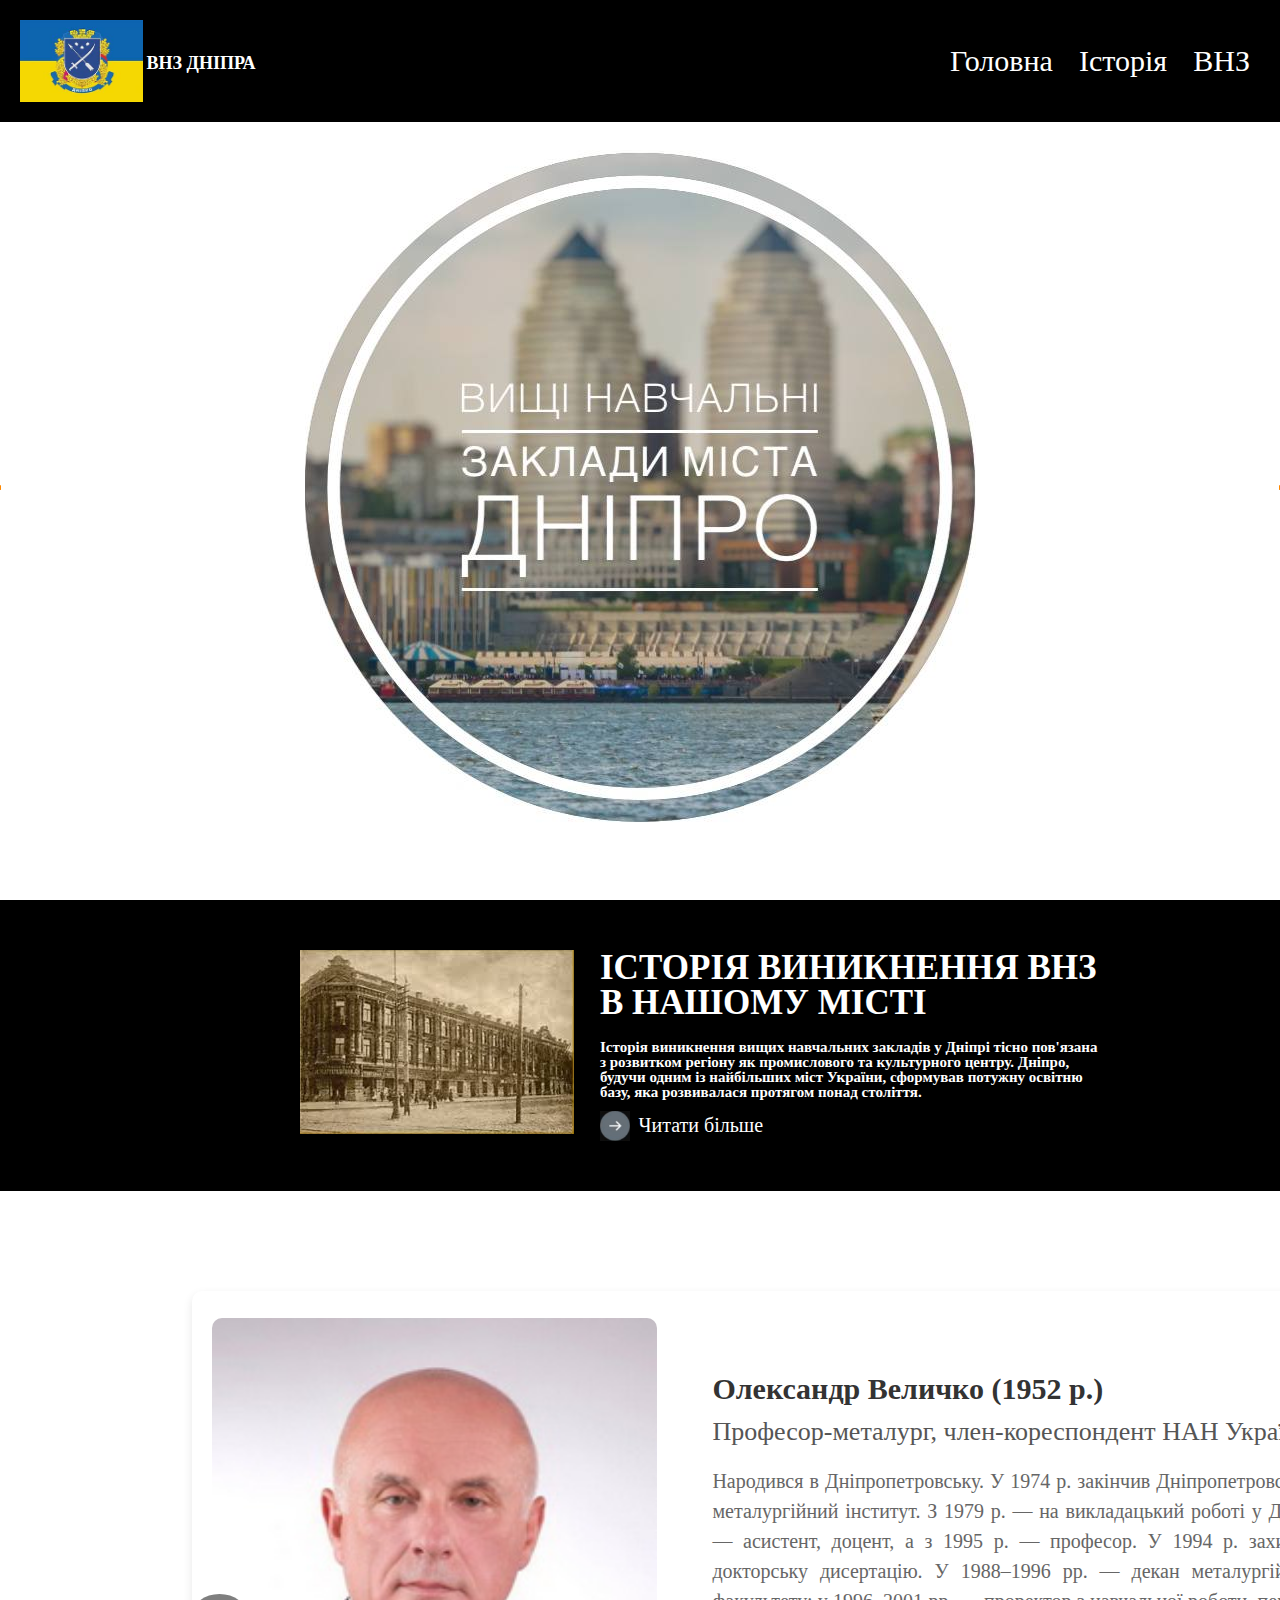
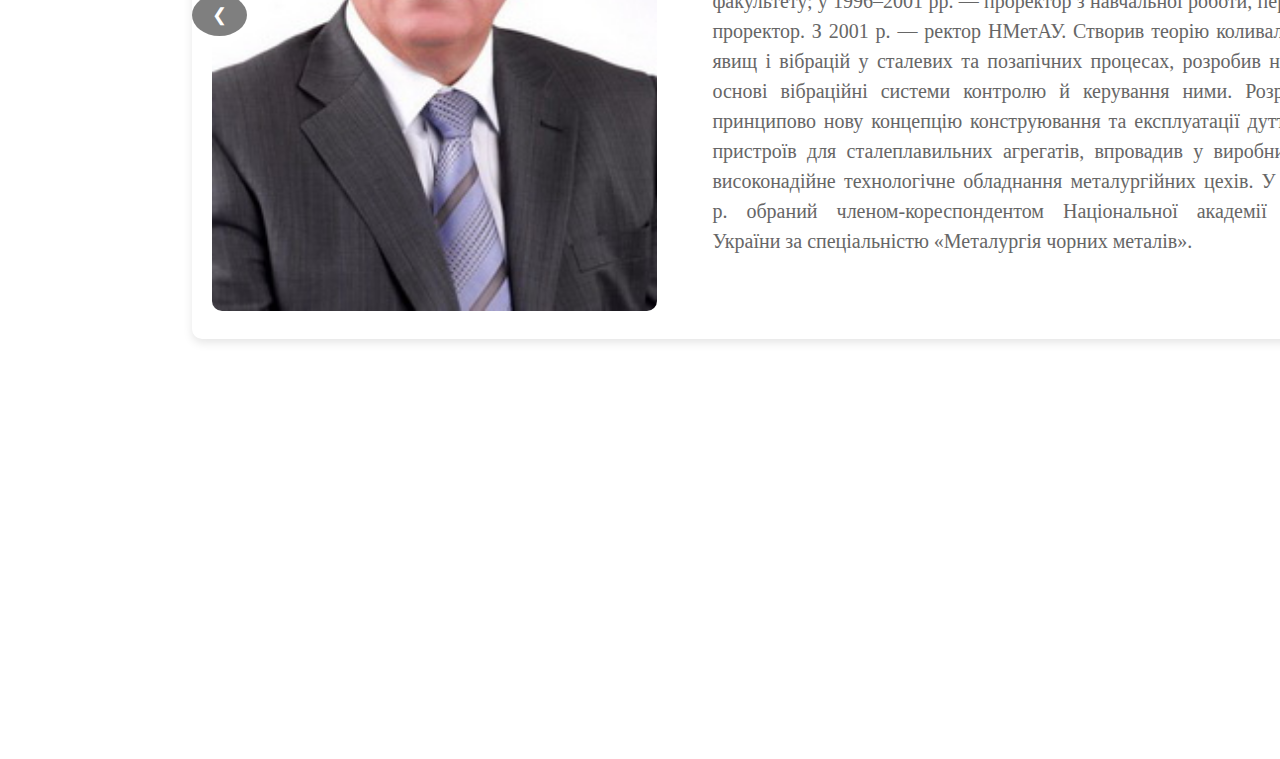
<file: index.html>
<!DOCTYPE html>
<html lang="en">
<head>
    <meta charset="UTF-8">
    <meta name="viewport" content="width=device-width, initial-scale=1.0">
    
    <link rel="stylesheet" href="style.css">
    <title>ВНЗ ДНІПРА</title>
</head>
<body>
    <header class="head1">
        
        
            <div class="zagolovok_body">

            
                <a href="index.html" class="obnov">
                    <img src="Multimedia/Gerb.jpg" alt="" class="zagimg1">
                <h2 class="zagmin">ВНЗ ДНІПРА</h2>
                </a>
            
                <div class="head_lev">
                    <div class="header__menu menu">
                        <div class="menu__burger">
                            <span></span>
                            <span></span>
                            <span></span>
                        </div>
                        <nav class="menu__body">
                            
                            <ul class="menu__list">
                                <li class="menu__item"><a class="menu__link" href="">Головна</a></li>
                                <li class="menu__item"><a class="menu__link" href="history.html">Історія</a></li>
                                <li class="menu__item"><a class="menu__link" href="vnz.html">ВНЗ</a></li>
                            </ul>
                        </nav>
                    </div>
                    
                    
                    
                    
                    
                </div>
            </div>

        
        
            <div class="head2">
                <div class="line_animl"></div>
                <img class="head2_img" src="Multimedia/fon1.png" alt="">
                <div class="line_animr"></div>
            </div>
            
        
       
        
        
        
    </header>

    <div class="body1">
        <div class="body1_vnutr">
            <img class="zagimg2" src="Multimedia/fon2.jpg" alt="">

            <div class="zag2glav">
                <div class="zag2">
                    ІСТОРІЯ ВИНИКНЕННЯ ВНЗ В НАШОМУ МІСТІ
                </div>
                <div class="p1">
                    Історія виникнення вищих навчальних закладів у Дніпрі тісно пов'язана з розвитком регіону як промислового та культурного центру. Дніпро, будучи одним із найбільших міст України, сформував потужну освітню базу, яка розвивалася протягом понад століття.
                </div>
                <div>
                    <a class="perehod_history" href="history.html">
                        <img class="arrowr" src="Multimedia/arrowright.jpg" alt="">
                        <div class="butist">Читати більше</div>
                    </a>
                    
                </div>
                
            </div>
                
            
            
        </div>
        
    </div>
    



    <div class="slider">
        <div class="slides">
            <div class="slide">
                <img class="ucheni" src="Multimedia/velichko.jpg" alt="Олександр Величко">
                <div class="slide-content">
                    <h2>Олександр Величко (1952 р.)</h2>
                    <h3>Професор-металург, член-кореспондент НАН України</h3>
                    <div class="info">Народився в Дніпропетровську. У 1974 р. закінчив Дніпропетровський металургійний інститут. З 1979 р. — на викладацький роботі у ДМетІ — асистент, доцент, а з 1995 р. — професор. У 1994 р. захистив докторську дисертацію. У 1988–1996 рр. — декан металургійного факультету; у 1996–2001 рр. — проректор з навчальної роботи, перший проректор. З 2001 р. — ректор НМетАУ. Створив теорію коливальних явищ і вібрацій у сталевих та позапічних процесах, розробив на цій основі вібраційні системи контролю й керування ними. Розробив принципово нову концепцію конструювання та експлуатації дуттєвих пристроїв для сталеплавильних агрегатів, впровадив у виробництво високонадійне технологічне обладнання металургійних цехів. У 2009 р. обраний членом-кореспондентом Національної академії наук України за спеціальністю «Металургія чорних металів».</div>
                </div>
            </div>
            <div class="slide">
                <img src="Multimedia/unnamed-1.jpg" alt="Олександр Бродський">
                <div class="slide-content">
                    <h2>Олександр Бродський (1895 – 1967)</h2>
                    <h3>Фізико-хімік, автор багатьох підручників, лауреат державних премій</h3>
                    <div class="info">Народився 19 червня 1895 року в Катеринославі. Після закінчення реального училища в 1913 році 18-річний вступив до Катеринославського гірничого інституту на металургійний факультет. Працюючий у той час в цьому інституті професор, а потім академік Л. В. Писаржевський зумів розпізнати в здатному молодому студентові талант хіміка і залучив його до наукової роботи на своїй кафедрі. О. І. Бродський є автором підручника для вищої школи «Фізична хімія». Завдяки його науковим працям було започатковано широке застосування різноманітних ізотопів у народному господарстві, науці, техніці. В подальшому досягнення з хімії ізотопів були використані школою академіка О. І. Бродського при вивченні фундаментальних праць хімічної науки — побудови теорії реакційної здатності, і, зокрема, вивчення механізмів хімічних реакцій. Розробив загальну теорію відокремлення ізотопів і методи їх аналізу; широко досліджував обмінні реакції водню, кисню, азоту.</div>
                </div>
            </div>
            <div class="slide">
                <img src="Multimedia/Алексєєнко_Михайло_Мартинович.jpg" alt="Михайло Алексеєнко">
                <div class="slide-content">
                    <h2>Михайло Алексеєнко (1847 – 1917)</h2>
                    <h3>Видатний фінансист, ректор ХНУ ім. Каразіна</h3>
                    <div class="info">Народився 17 жовтня 1848 року у Катеринославі. Він здобув освіту в Харківському університеті, де після захисту магістерської дисертації почав викладати фінансове право. Деякий час продовжував навчання за кордоном (Німеччина, Австрія, Франція), де вивчав фінанси, кредит, а також методику викладання в університетах. Повернувшись з-за кордону, захистив докторську дисертацію. З 1890 по 1897 рік був ректором Харківського університету. Потім працював при міністерстві фінансів, був членом Державної Думи. Михайло Алексєєнко був одним з провідних спеціалістів в сфері державних фінансів, цікавився також земельним питанням, досліджував та аналізував праці провідних економістів того часу. Основними напрямками наукових досліджень є правове регулювання фінансового обігу, кредитування.</div>
                </div>
            </div>
            <div class="slide">
                <img src="Multimedia/Дзяк_Георгій-1.jpg" alt="Григорій Дзяк">
                <div class="slide-content">
                    <h2>Григорій Дзяк (1945 – 2016)</h2>
                    <h3>Один із провідних фахівців у галузі ревматології та кардіології</h3>
                    <div class="info">Народився 20 березня 1945 року у Дніпропетровську. 1968 року закінчив Дніпропетровський медичний інститут та здобув спеціальність «лікувальна справа». 1970 року захистив кандидатську дисертацію, а 1980 року захистив докторську дисертацію. З 1979 року завідував кафедрою госпітальної терапії, з 1996 по 2016 рік — ректор Дніпропетровської державної медичної академії. Основні напрями наукової діяльності: внутрішні хвороби, кардіологія, ревматологія. Ним досліджено механізми адаптації хворих з ревматичними вадами серця, охарактеризовано типи порушень легеневого та серцевого кровообігу, запропоновано засоби профілактики і лікування хворих на ревматизм, вивчено особливості порушень серця при гіпертонічній та ішемічній хворобах серця. Автор понад 400 наукових праць, в тому числі 20 монографій, 2 підручника, 15 навчальних посібників з проблем ішемічної хвороби серця, артеріальної гіпертензії, пороків серця, ревматоїдного артриту. Автор 18 винаходів і 23 патентів. Підготував 19 докторів та 68 кандидатів медичних наук.</div>
                </div>
            </div>
            <div class="slide">
                <img src="Multimedia/unnamed-2.jpg" alt="Аркадій Єлішевич">
                <div class="slide-content">
                    <h2>Аркадій Єлішевич (1932 – 2002)</h2>
                    <h3>Професор технічних наук, автор понад 200 наукових робіт</h3>
                    <div class="info">Народився 17 липня 1932 року в Дніпропетровську. В роки Другої світової війни перебував у евакуації в м. Селюкта Киргизької РСР. У 1946  переїхав до Донецька, де у 1950 закінчив середню школу і в цьому ж році поступив до Донецького індустріального інституту. Згодом став професором у цьому інституті. Зробив внесок у модернізацію матеріальної бази кафедри, оснащення її новими установками і приладами, у розвиток прикладної ефективності навчального процесу при підготовці інженерів-збагачувачів. Основний науковий напрям — теорія і практика збагачення дрібнозернистого вугілля і брикетування корисних копалин. Заклав основи нового наукового напряму із масляної селекції вугілля. Стояв біля витоків і фактично очолив наукову школу «Спеціальні методи збагачення, зневоднення і грудкування тонко- і дрібнодисперсного вугілля». Опублікував понад 200 наукових робіт, зокрема 2 навчальні посібники, 50 винаходів.</div>
                </div>
            </div>
        </div>
    
        <div class="navigation">
            <button id="prev">&#10094;</button>
            <button id="next">&#10095;</button>
        </div>
    </div>


    <br><br><br><br><br><br><br><br><br><br><br><br><br><br><br><br><br><br><br><br><br><br><br><br><br><br><br><br><br><br>

    

        

    <script src="script.js"></script>
</body>
</html>
</file>
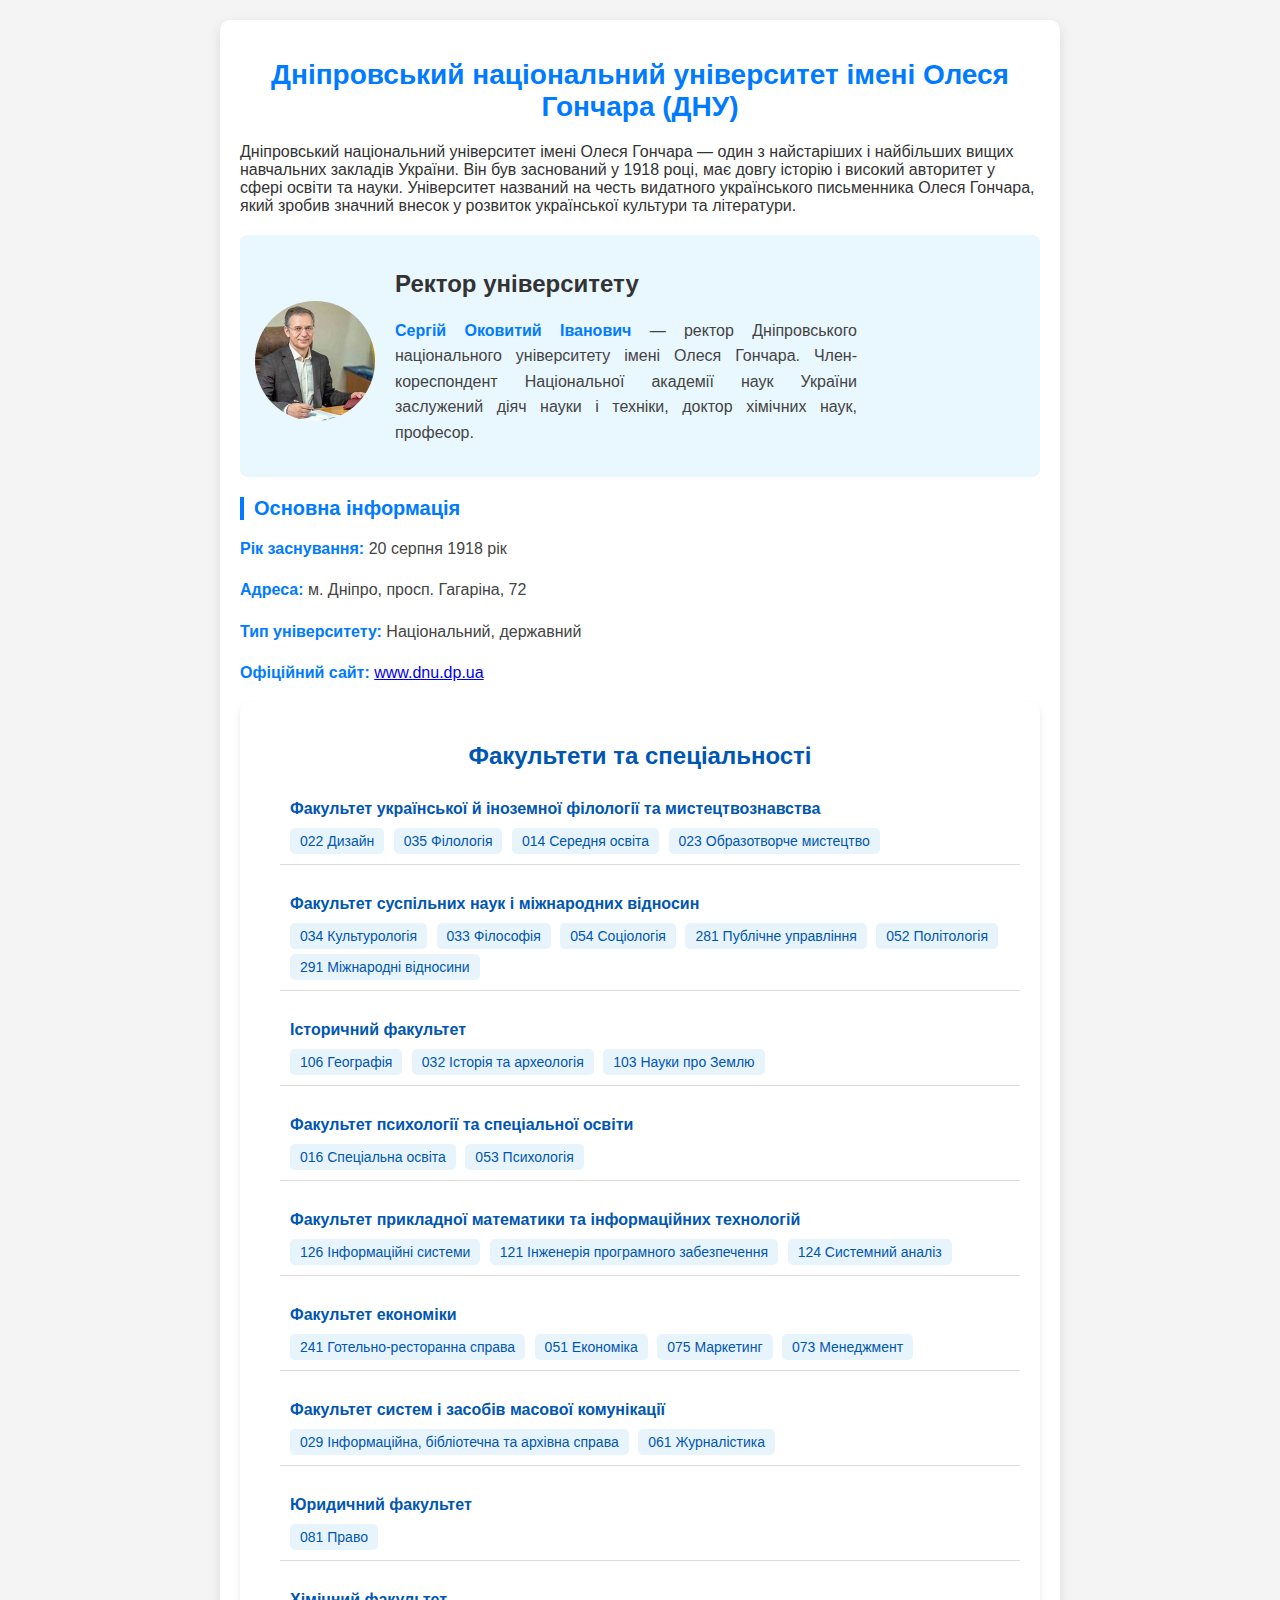
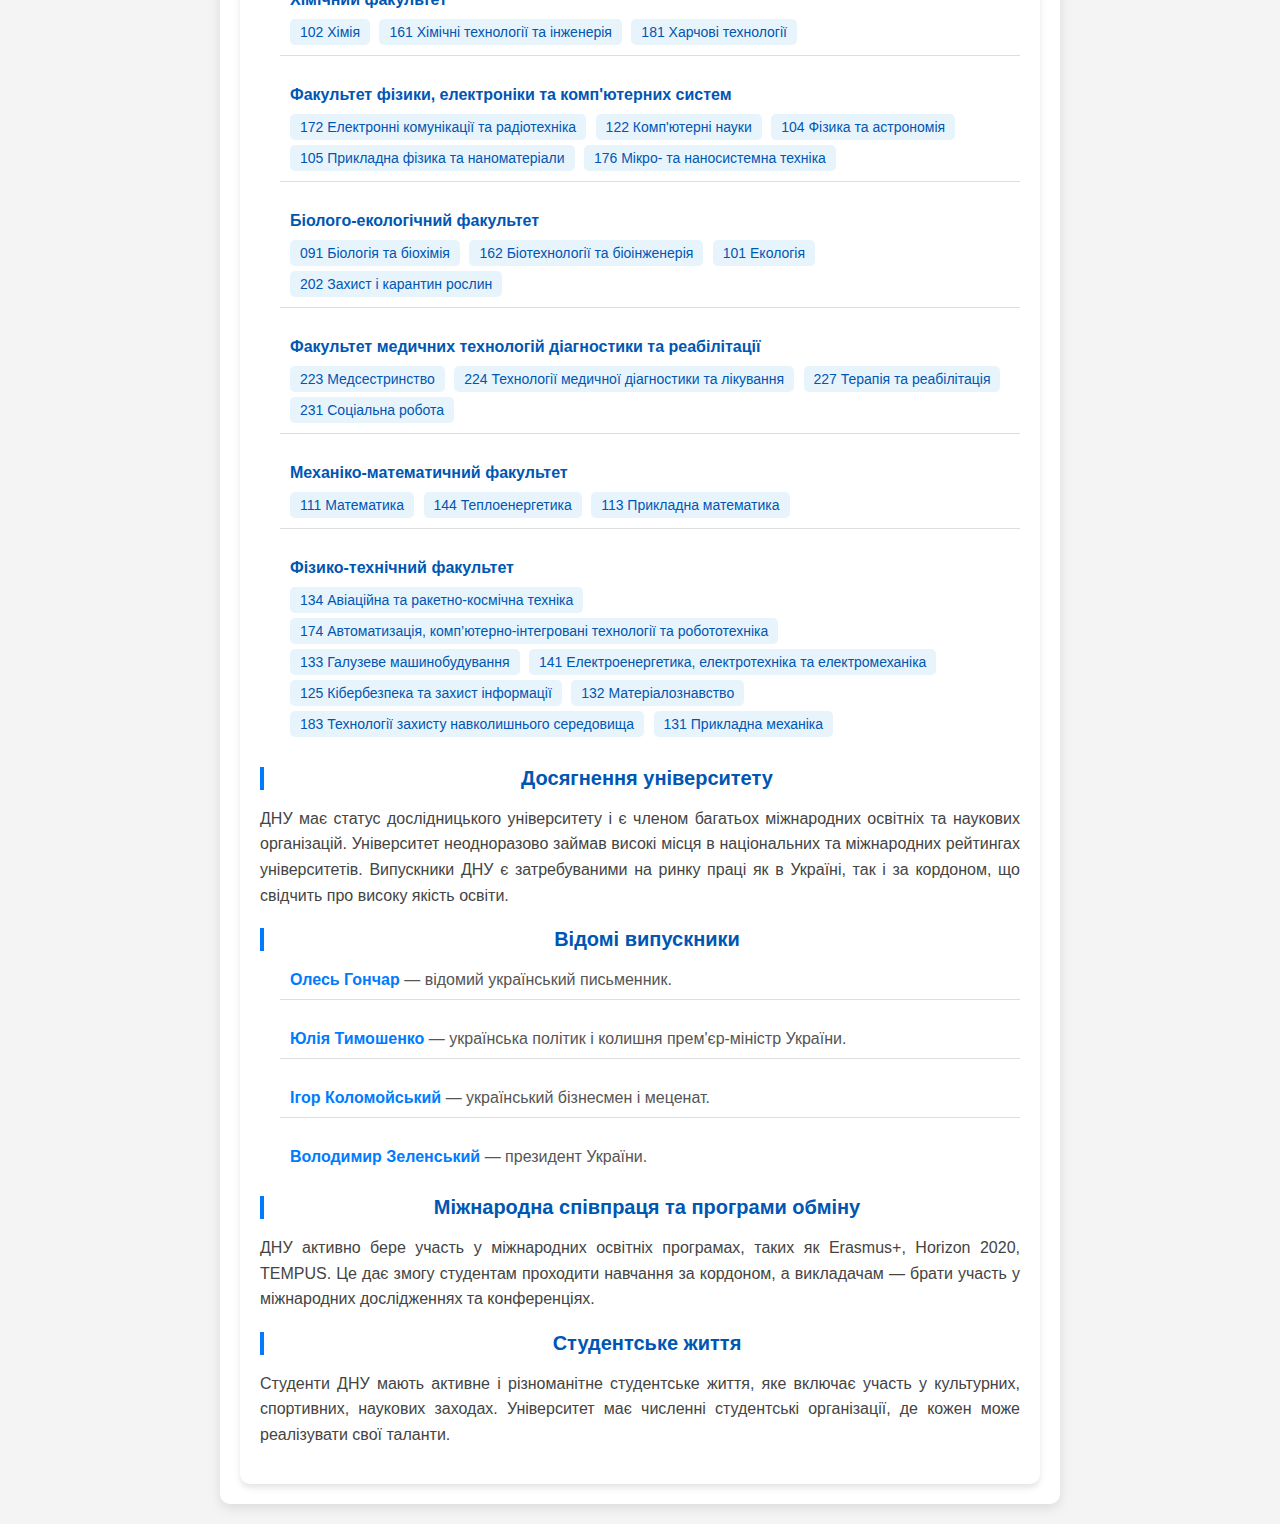
<file: dnu.html>
<!DOCTYPE html>
<html lang="uk">
<head>
    <meta charset="UTF-8">
    <meta name="viewport" content="width=device-width, initial-scale=1.0">
    <title>Детальна інформація про ДНУ</title>
    <style>
        body {
            font-family: Arial, sans-serif;
            background-color: #f4f4f4;
            margin: 0;
            padding: 20px;
            color: #333;
        }

        .container {
            max-width: 800px;
            margin: 0 auto;
            background-color: #fff;
            padding: 20px;
            border-radius: 10px;
            box-shadow: 0 4px 12px rgba(0, 0, 0, 0.1);
        }

        h1 {
            font-size: 28px;
            color: #007bff;
            text-align: center;
            margin-bottom: 10px;
        }

        .intro, .rector-info, .section {
            margin-top: 20px;
        }

        .intro img, .rector-info img {
            width: 100%;
            max-height: 200px;
            object-fit: cover;
            border-radius: 8px;
            margin-top: 10px;
        }

        .section h2 {
            font-size: 20px;
            color: #007bff;
            border-left: 4px solid #007bff;
            padding-left: 10px;
            margin-bottom: 10px;
        }

        .rector-info {
            display: flex;
            align-items: center;
            gap: 20px;
            background-color: #e9f7ff;
            padding: 15px;
            border-radius: 8px;
            margin-top: 20px;
        }

        .rector-info img {
            width: 120px;
            height: 120px;
            border-radius: 50%;
            object-fit: cover;
        }

        .rector-info div {
            max-width: 60%;
        }

        ul {
            list-style-type: disc;
            margin: 10px 0 10px 20px;
            color: #555;
        }

        .section p, .rector-info p {
            text-align: justify;
            line-height: 1.6;
            color: #444;
        }

        .highlight {
            color: #007bff;
            font-weight: bold;
        }

        .section img {
            width: 100%;
            max-height: 1000px;
            object-fit: cover;
            margin-top: 10px;
            border-radius: 8px;
        }








        .faculty-container h2 {
            text-align: center;
            color: #0056b3;
        }

        .faculty-container {
            max-width: 800px;
            margin: 0 auto;
            background-color: #fff;
            padding: 20px;
            border-radius: 10px;
            box-shadow: 0 4px 6px rgba(0, 0, 0, 0.1);
        }

        .faculty-container ul {
            list-style-type: none;
            padding: 0;
        }

        li {
            margin-bottom: 20px;
            padding: 10px;
            border-bottom: 1px solid #ddd;
        }

        li:last-child {
            border-bottom: none;
        }

        .faculty {
            font-weight: bold;
            color: #0056b3;
        }

        .specialties {
            margin-top: 5px;
            color: #555;
        }

        .specialty {
            display: inline-block;
            background-color: #e8f4fc;
            color: #0056b3;
            margin: 5px 5px 0 0;
            padding: 5px 10px;
            border-radius: 5px;
            font-size: 14px;
        }









        @media (max-width: 768px) {
        .container {
            padding: 15px;
        }

        h1 {
            font-size: 24px;
        }

        .rector-info {
            flex-direction: column; /* Перестраиваем в колонку */
            align-items: center;
            gap: 10px;
        }

        .rector-info img {
            width: 100px;
            height: 100px;
        }

        .rector-info div {
            max-width: 100%;
            text-align: center;
        }

        .faculty-container {
            padding: 15px;
        }

        .faculty-container ul {
            padding: 0;
        }

        .faculty-container h2 {
            font-size: 18px;
        }

        .specialty {
            font-size: 13px;
            padding: 5px 8px;
        }
    }

    /* Адаптация для мобильных устройств (ширина до 480px) */
    @media (max-width: 480px) {
        h1 {
            font-size: 20px;
        }

        .container {
            padding: 10px;
        }

        .rector-info img {
            width: 80px;
            height: 80px;
        }

        .rector-info div {
            text-align: center;
            font-size: 14px;
        }

        ul {
            margin: 5px 0 5px 15px;
        }

        .faculty-container ul li {
            margin-bottom: 15px;
        }

        .faculty-container h2 {
            font-size: 16px;
        }

        .specialty {
            font-size: 12px;
            padding: 4px 6px;
        }
    }
    </style>
</head>
<body>

<div class="container">
    <h1>Дніпровський національний університет імені Олеся Гончара (ДНУ)</h1>

    <div class="intro">
        <p>
            Дніпровський національний університет імені Олеся Гончара — один з найстаріших і найбільших вищих навчальних закладів України. Він був заснований у 1918 році, має довгу історію і високий авторитет у сфері освіти та науки. Університет названий на честь видатного українського письменника Олеся Гончара, який зробив значний внесок у розвиток української культури та літератури.
        </p>
        
    </div>

    <div class="rector-info">
        <img src="Multimedia/Сергій Окотович Іванович.jpg" alt="Ректор">
        <div>
            <h2>Ректор університету</h2>
            <p><span class="highlight">Сергій Оковитий Іванович</span> — ректор Дніпровського національного університету імені Олеся Гончара. Член-кореспондент Національної академії наук України заслужений діяч науки і техніки, доктор хімічних наук, професор.</p>
        </div>
    </div>

    <div class="section">
        <h2>Основна інформація</h2>
        <p><span class="highlight">Рік заснування:</span>  20 серпня 1918 рік</p>
        <p><span class="highlight">Адреса:</span> м. Дніпро, просп. Гагаріна, 72</p>
        <p><span class="highlight">Тип університету:</span> Національний, державний</p>
        <p><span class="highlight">Офіційний сайт:</span> <a href="https://www.dnu.dp.ua/" target="_blank">www.dnu.dp.ua</a></p>
    </div>
<!--
    <div class="section">
        <h2>Факультети та спеціальності</h2>
        <ul>
            <li>Факультет української й іноземної філології та мистецтвознавства; Спеціальності: 022 Дизайн, 035 Філологія 014 Середня освіта, 023 Образотворче мистецтво, декоративне мистецтво, реставрація.</li>
            <li>Факультет суспільних наук і міжнародних відносин; Спеціальності: 034 Культурологія  033 Філософія  054 Соціологія, 281 Публічне управління та адміністрування, 052 Політологія, 291 Міжнародні відносини, суспільні комунікації та регіональні студії.</li>
            <li>Історичний факультет; Спеціальності: 106 Географія, 032 Історія та археологія, 103 Науки про Землю.</li>
            <li>Факультет психології та спеціальної освіти; Спнціальності: 016 Спеціальна освіта, 053 Психологія.</li>
            <li>Факультет прикладної математики та інформаційних технологій; 126 Інформаційні системи та технології, 121 Інженерія програмного забезпечення  124 Системний аналіз.</li>
            <li>Факультет економіки; Спеціальності: 241 Готельно-ресторанна справа, 051 Економіка 075 Маркетинг, 073 Менеджмент.</li>
            <li>Факультет систем і засобів масовоїт  комунікації; Спеціальності: 029 Інформаційна, бібліотечна та архівна справа, 061 Журналістика, 029 Інформаційна, бібліотечна та архівна справа. </li>
            <li>Юридичний факультет; Спеціальності: 081 Право.</li>
            <li>Хімічний факультет; Спеціальності: 102 Хімія, 161 Хімічні технології та інженерія,  181 Харчові технології.</li>
            <li>Факультет фізики, електроніки та комп'ютерних систем; Спеціальності: 172 Електронні комунікації та радіотехніка, 122 Комп'ютерні науки 104 Фізика та астрономія 105 Прикладна фізика та наноматеріали, 176 Мікро- та наносистемна техніка, </li>
            <li>Біолого-екологічний факультет; Спеціальності: 091 Біологія та біохімія, 162 Біотехнології та біоінженерія, 101 Екологія 202 Захист і карантин рослин.</li>
            <li>Факультет медичних технологій діагностики та реабілітації; Спеціальність: 223 Медсестринство 224 Технології медичної діагностики та лікування, 227 Терапія та  реабілітація, 231 Соціальна робота.</li>
            <li>Механіко-математичний факультет; Спеціальність: 111 Математика, 144 Теплоенергетика 113 Прикладна математика.</li>
            <li>Фізико-технічний факультет; Спеціальності: 134 Авіаційна та ракетно-космічна техніка, 174 Автоматизація, комп’ютерно-інтегровані технології та робототехніка, 133 Галузеве машинобудування, 141 Електроенергетика, електротехніка та електромеханіка, 125 Кібербезпека та захист інформації 132 Матеріалознавство 183 Технології захисту навколишнього середовища 131 Прикладна механіка.</li>
            
        </ul>
        <img src="Multimedia/корпус ДНУ.jpg" alt="Головний корпус ДНУ">
    </div>
-->
<div class="faculty-container">
    <h2>Факультети та спеціальності</h2>
    <ul>
        <li>
            <span class="faculty">Факультет української й іноземної філології та мистецтвознавства</span>
            <div class="specialties">
                <span class="specialty">022 Дизайн</span>
                <span class="specialty">035 Філологія</span>
                <span class="specialty">014 Середня освіта</span>
                <span class="specialty">023 Образотворче мистецтво</span>
            </div>
        </li>
        <li>
            <span class="faculty">Факультет суспільних наук і міжнародних відносин</span>
            <div class="specialties">
                <span class="specialty">034 Культурологія</span>
                <span class="specialty">033 Філософія</span>
                <span class="specialty">054 Соціологія</span>
                <span class="specialty">281 Публічне управління</span>
                <span class="specialty">052 Політологія</span>
                <span class="specialty">291 Міжнародні відносини</span>
            </div>
        </li>
        <li>
            <span class="faculty">Історичний факультет</span>
            <div class="specialties">
                <span class="specialty">106 Географія</span>
                <span class="specialty">032 Історія та археологія</span>
                <span class="specialty">103 Науки про Землю</span>
            </div>
        </li>
        <li>
            <span class="faculty">Факультет психології та спеціальної освіти</span>
            <div class="specialties">
                <span class="specialty">016 Спеціальна освіта</span>
                <span class="specialty">053 Психологія</span>
            </div>
        </li>
        <li>
            <span class="faculty">Факультет прикладної математики та інформаційних технологій</span>
            <div class="specialties">
                <span class="specialty">126 Інформаційні системи</span>
                <span class="specialty">121 Інженерія програмного забезпечення</span>
                <span class="specialty">124 Системний аналіз</span>
            </div>
        </li>
        <li>
            <span class="faculty">Факультет економіки</span>
            <div class="specialties">
                <span class="specialty">241 Готельно-ресторанна справа</span>
                <span class="specialty">051 Економіка</span>
                <span class="specialty">075 Маркетинг</span>
                <span class="specialty">073 Менеджмент</span>
            </div>
        </li>
        <li>
            <span class="faculty">Факультет систем і засобів масової комунікації</span>
            <div class="specialties">
                <span class="specialty">029 Інформаційна, бібліотечна та архівна справа</span>
                <span class="specialty">061 Журналістика</span>
            </div>
        </li>
        <li>
            <span class="faculty">Юридичний факультет</span>
            <div class="specialties">
                <span class="specialty">081 Право</span>
            </div>
        </li>
        <li>
            <span class="faculty">Хімічний факультет</span>
            <div class="specialties">
                <span class="specialty">102 Хімія</span>
                <span class="specialty">161 Хімічні технології та інженерія</span>
                <span class="specialty">181 Харчові технології</span>
            </div>
        </li>
        <li>
            <span class="faculty">Факультет фізики, електроніки та комп'ютерних систем</span>
            <div class="specialties">
                <span class="specialty">172 Електронні комунікації та радіотехніка</span>
                <span class="specialty">122 Комп'ютерні науки</span>
                <span class="specialty">104 Фізика та астрономія</span>
                <span class="specialty">105 Прикладна фізика та наноматеріали</span>
                <span class="specialty">176 Мікро- та наносистемна техніка</span>
            </div>
        </li>
        <li>
            <span class="faculty">Біолого-екологічний факультет</span>
            <div class="specialties">
                <span class="specialty">091 Біологія та біохімія</span>
                <span class="specialty">162 Біотехнології та біоінженерія</span>
                <span class="specialty">101 Екологія</span>
                <span class="specialty">202 Захист і карантин рослин</span>
            </div>
        </li>
        <li>
            <span class="faculty">Факультет медичних технологій діагностики та реабілітації</span>
            <div class="specialties">
                <span class="specialty">223 Медсестринство</span>
                <span class="specialty">224 Технології медичної діагностики та лікування</span>
                <span class="specialty">227 Терапія та реабілітація</span>
                <span class="specialty">231 Соціальна робота</span>
            </div>
        </li>
        <li>
            <span class="faculty">Механіко-математичний факультет</span>
            <div class="specialties">
                <span class="specialty">111 Математика</span>
                <span class="specialty">144 Теплоенергетика</span>
                <span class="specialty">113 Прикладна математика</span>
            </div>
        </li>
        <li>
            <span class="faculty">Фізико-технічний факультет</span>
            <div class="specialties">
                <span class="specialty">134 Авіаційна та ракетно-космічна техніка</span>
                <span class="specialty">174 Автоматизація, комп’ютерно-інтегровані технології та робототехніка</span>
                <span class="specialty">133 Галузеве машинобудування</span>
                <span class="specialty">141 Електроенергетика, електротехніка та електромеханіка</span>
                <span class="specialty">125 Кібербезпека та захист інформації</span>
                <span class="specialty">132 Матеріалознавство</span>
                <span class="specialty">183 Технології захисту навколишнього середовища</span>
                <span class="specialty">131 Прикладна механіка</span>
            </div>
        </li>
    </ul>
    <div class="section">
        <h2>Досягнення університету</h2>
        <p>
            ДНУ має статус дослідницького університету і є членом багатьох міжнародних освітніх та наукових організацій. Університет неодноразово займав високі місця в національних та міжнародних рейтингах університетів. Випускники ДНУ є затребуваними на ринку праці як в Україні, так і за кордоном, що свідчить про високу якість освіти.
        </p>
    </div>

    <div class="section">
        <h2>Відомі випускники</h2>
        <ul>
            <li><span class="highlight">Олесь Гончар</span> — відомий український письменник.</li>
            <li><span class="highlight">Юлія Тимошенко</span> — українська політик і колишня прем'єр-міністр України.</li>
            <li><span class="highlight">Ігор Коломойський</span> — український бізнесмен і меценат.</li>
            <li><span class="highlight">Володимир Зеленський</span> — президент України.</li>
        </ul>
    </div>

    <div class="section">
        <h2>Міжнародна співпраця та програми обміну</h2>
        <p>
            ДНУ активно бере участь у міжнародних освітніх програмах, таких як Erasmus+, Horizon 2020, TEMPUS. Це дає змогу студентам проходити навчання за кордоном, а викладачам — брати участь у міжнародних дослідженнях та конференціях.
        </p>
    </div>

    <div class="section">
        <h2>Студентське життя</h2>
        <p>
            Студенти ДНУ мають активне і різноманітне студентське життя, яке включає участь у культурних, спортивних, наукових заходах. Університет має численні студентські організації, де кожен може реалізувати свої таланти.
        </p>
    </div>
</div>

</body>
</html>
</file>
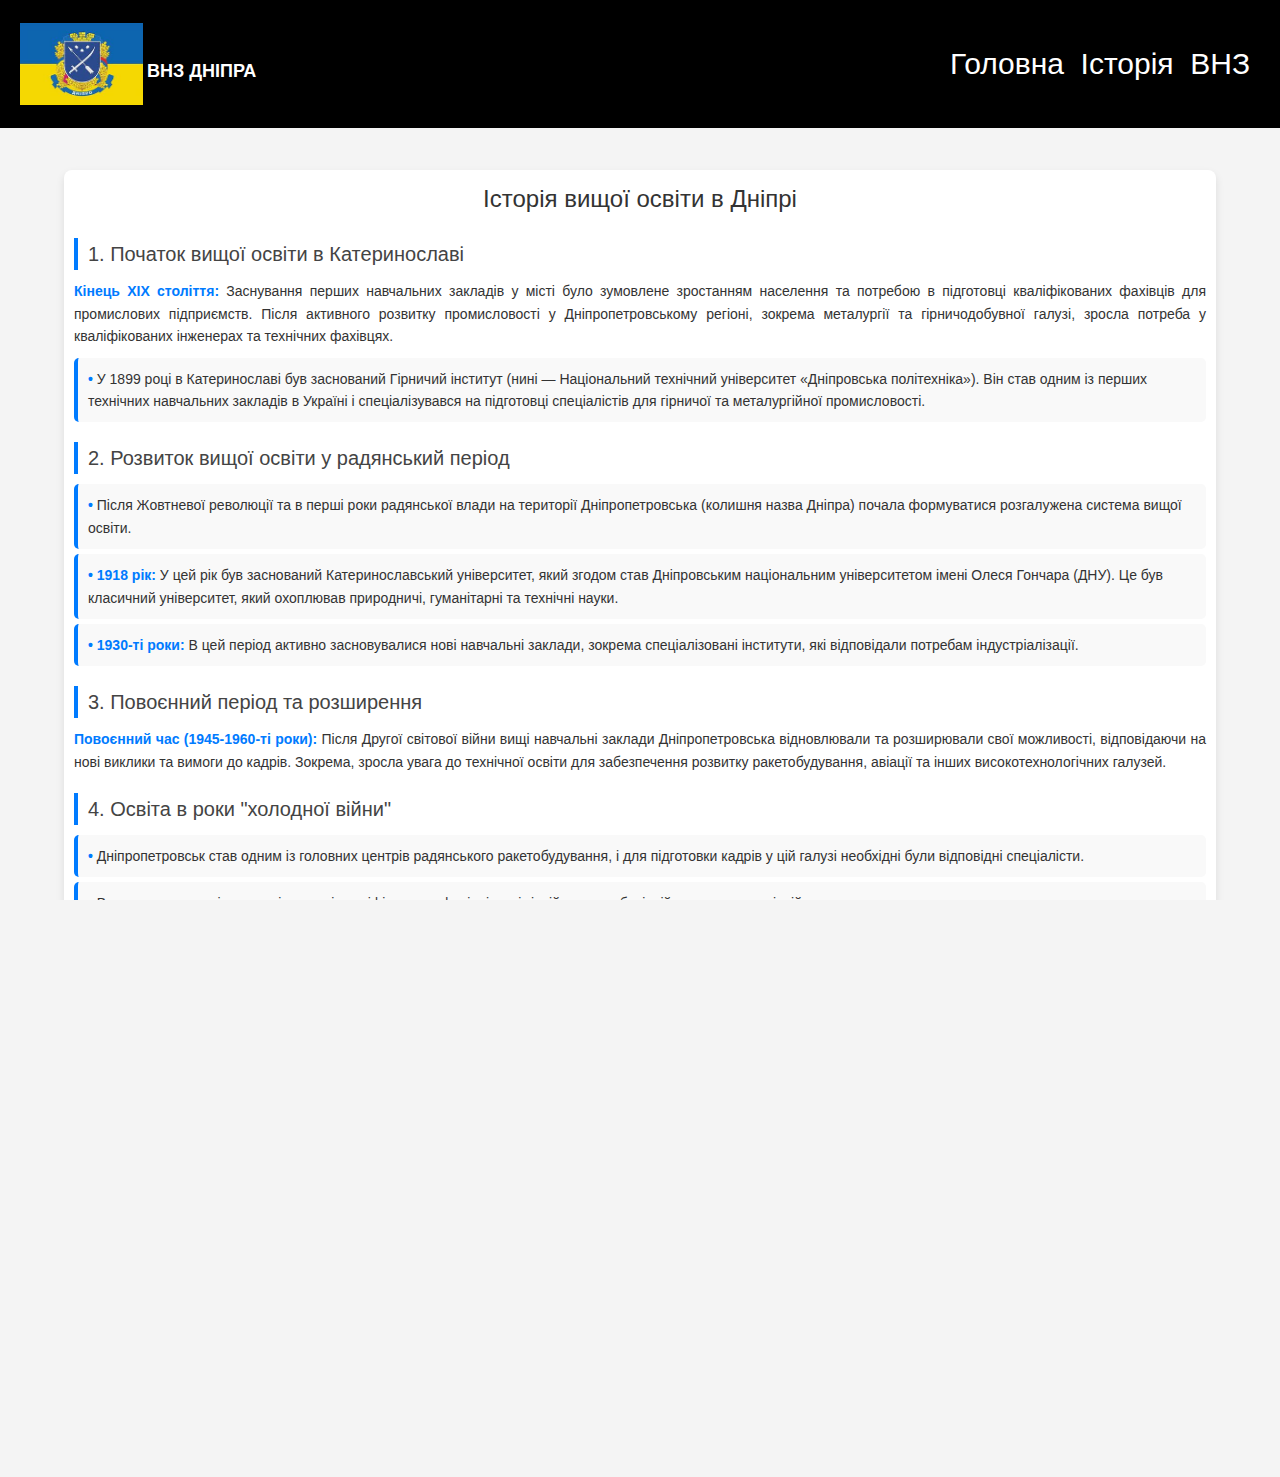
<file: history.html>
<!DOCTYPE html>
<html lang="en">
<head>
    <meta charset="UTF-8">
    <meta name="viewport" content="width=device-width, initial-scale=1.0">
    <link rel="stylesheet" href="histiry.css">
    <title>History</title>
    <!--
    <style>
        .body1 {
            font-family: Arial, sans-serif;
            margin: 20px;
            background-color: #f9f9f9;
            color: #333;
        }
        .quiz-container {
            width: 90%;
            max-width: 600px;
            background-color: #fff8e1;
            padding: 20px;
            border-radius: 10px;
            box-shadow: 0 4px 8px rgba(0, 0, 0, 0.2);
        }
        h1 {
            text-align: center;
            color: #d58512;
        }
        .question {
            margin-bottom: 20px;
            padding: 10px;
            background-color: #fff0cc;
            border-radius: 8px;
            box-shadow: 0 2px 5px rgba(0, 0, 0, 0.1);
        }
        .question h3 {
            margin: 0 0 10px;
        }
        ul {
            list-style: none;
            padding: 0;
        }
        li {
            background-color: #f8e9d1;
            margin-bottom: 8px;
            padding: 10px;
            border-radius: 5px;
            cursor: pointer;
            transition: background-color 0.3s;
        }
        li:hover {
            background-color: #f4d9b3;
        }
        .correct {
            background-color: #a8e6a2;
        }
        .incorrect {
            background-color: #f4b4b4;
            text-decoration: underline;
        }
        .result {
            margin-top: 20px;
            font-size: 1.2em;
            text-align: center;
            color: #d58512;
        }
        button {
            display: block;
            width: 100%;
            padding: 10px;
            background-color: #d58512;
            color: white;
            font-size: 1em;
            border: none;
            border-radius: 5px;
            cursor: pointer;
            transition: background-color 0.3s;
        }
        button:hover {
            background-color: #b5730e;
        }
    </style>
    -->


    

</head>
<body>
    <header class="head1">
        
        <!--<div class="zagolovok">-->
            <div class="zagolovok_body">

            
                <a href="index.html" class="obnov">
                    <img src="Multimedia/Gerb.jpg" alt="" class="zagimg1">
                <h2 class="zagmin">ВНЗ ДНІПРА</h2>
                </a>
            
                <div class="head_lev">
                    <div class="header__menu menu">
                        <div class="menu__burger">
                            <span></span>
                            <span></span>
                            <span></span>
                        </div>
                        <nav class="menu__body">
                            
                            <ul class="menu__list">
                                <li class="menu__item"><a class="menu__link" href="index.html">Головна</a></li>
                                <li class="menu__item"><a class="menu__link" href="history.html">Історія</a></li>
                                <li class="menu__item"><a class="menu__link" href="vnz.html">ВНЗ</a></li>
                            </ul>
                        </nav>
                    </div>
                    
                    
                    
                    
                    
                </div>
            </div>

        
    </header>




    



    <div class="container">
        <h1>Історія вищої освіти в Дніпрі</h1>
    
        <h2>1. Початок вищої освіти в Катеринославі</h2>
        <p><span class="highlight">Кінець XIX століття:</span> Заснування перших навчальних закладів у місті було зумовлене зростанням населення та потребою в підготовці кваліфікованих фахівців для промислових підприємств. Після активного розвитку промисловості у Дніпропетровському регіоні, зокрема металургії та гірничодобувної галузі, зросла потреба у кваліфікованих інженерах та технічних фахівцях.</p>
        <ul>
            <li>У 1899 році в Катеринославі був заснований Гірничий інститут (нині — Національний технічний університет «Дніпровська політехніка»). Він став одним із перших технічних навчальних закладів в Україні і спеціалізувався на підготовці спеціалістів для гірничої та металургійної промисловості.</li>
        </ul>
    
        <h2>2. Розвиток вищої освіти у радянський період</h2>
        <ul>
            <li>Після Жовтневої революції та в перші роки радянської влади на території Дніпропетровська (колишня назва Дніпра) почала формуватися розгалужена система вищої освіти.</li>
            <li><span class="highlight">1918 рік:</span> У цей рік був заснований Катеринославський університет, який згодом став Дніпровським національним університетом імені Олеся Гончара (ДНУ). Це був класичний університет, який охоплював природничі, гуманітарні та технічні науки.</li>
            <li><span class="highlight">1930-ті роки:</span> В цей період активно засновувалися нові навчальні заклади, зокрема спеціалізовані інститути, які відповідали потребам індустріалізації.</li>
        </ul>
    
        <h2>3. Повоєнний період та розширення</h2>
        <p><span class="highlight">Повоєнний час (1945-1960-ті роки):</span> Після Другої світової війни вищі навчальні заклади Дніпропетровська відновлювали та розширювали свої можливості, відповідаючи на нові виклики та вимоги до кадрів. Зокрема, зросла увага до технічної освіти для забезпечення розвитку ракетобудування, авіації та інших високотехнологічних галузей.</p>
    
        <h2>4. Освіта в роки "холодної війни"</h2>
        <ul>
            <li>Дніпропетровськ став одним із головних центрів радянського ракетобудування, і для підготовки кадрів у цій галузі необхідні були відповідні спеціалісти.</li>
            <li>Велика увага приділялася підготовці кваліфікованих фахівців у хімічній, машинобудівній та електротехнічній галузях.</li>
        </ul>
    
        <h2>5. Період незалежної України</h2>
        <ul>
            <li><span class="highlight">Після 1991 року:</span> З розпадом Радянського Союзу вищі навчальні заклади Дніпра почали проходити процес реформування, щоб відповідати новим стандартам незалежної України.</li>
            <li>ВНЗ отримали ширшу автономію, зросла увага до міжнародної співпраці, студенти отримали можливість навчатися за обміном та брати участь у міжнародних проєктах.</li>
        </ul>
    
        <h2>6. Сучасний період і трансформації</h2>
        <p>На сьогодні Дніпро має широку мережу вищих навчальних закладів, які спеціалізуються на різних напрямках і прагнуть відповідати сучасним викликам глобального світу. Особлива увага приділяється інтеграції в європейський освітній простір, розширенню міжнародної співпраці та впровадженню новітніх технологій.</p>
    
        <div class="summary">
            <p><strong>Висновок:</strong> Історія виникнення вищих навчальних закладів у Дніпрі відображає розвиток регіону як промислового, наукового та культурного центру України. Від створення перших технічних інститутів у XIX столітті до сучасних університетів, що відповідають потребам глобалізованого світу, ВНЗ Дніпра зробили значний внесок у розвиток науки та освіти в Україні.</p>
        </div>
    </div>
    <div class="buttonzovn1">
        <button class="buttonzovn"><a target="_blank" class="buttonnext" href="test.html">Натисни якщо хочеш пройти тест</a></button>
    </div>
    <script>
        

const menu = document.querySelector('.menu__body');
const menuBtn = document.querySelector('.menu__burger');

const body = document.body;

if (menu && menuBtn){
    menuBtn.addEventListener('click',() => {
        menu.classList.toggle('active')
        menuBtn.classList.toggle('active')
        body.classList.toggle('lock')
    })
}
    </script>
</body>
</html>
</file>
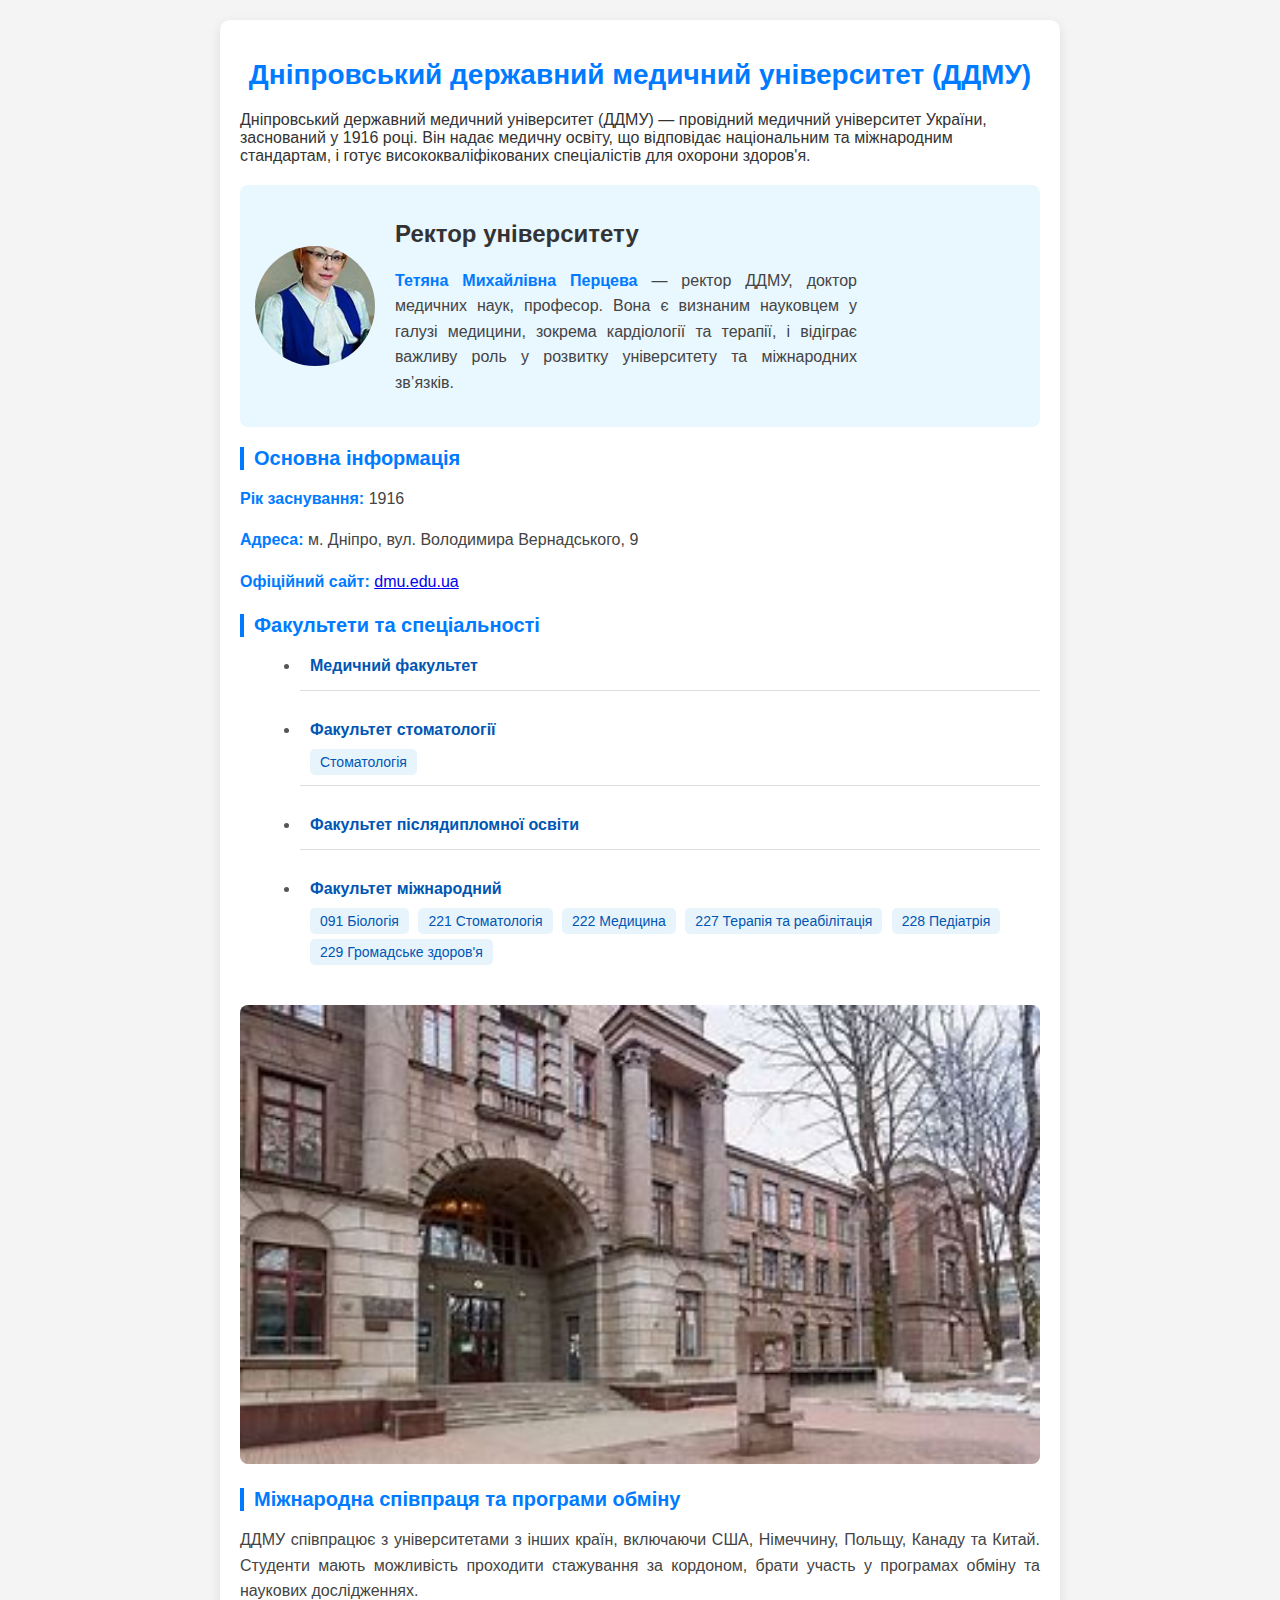
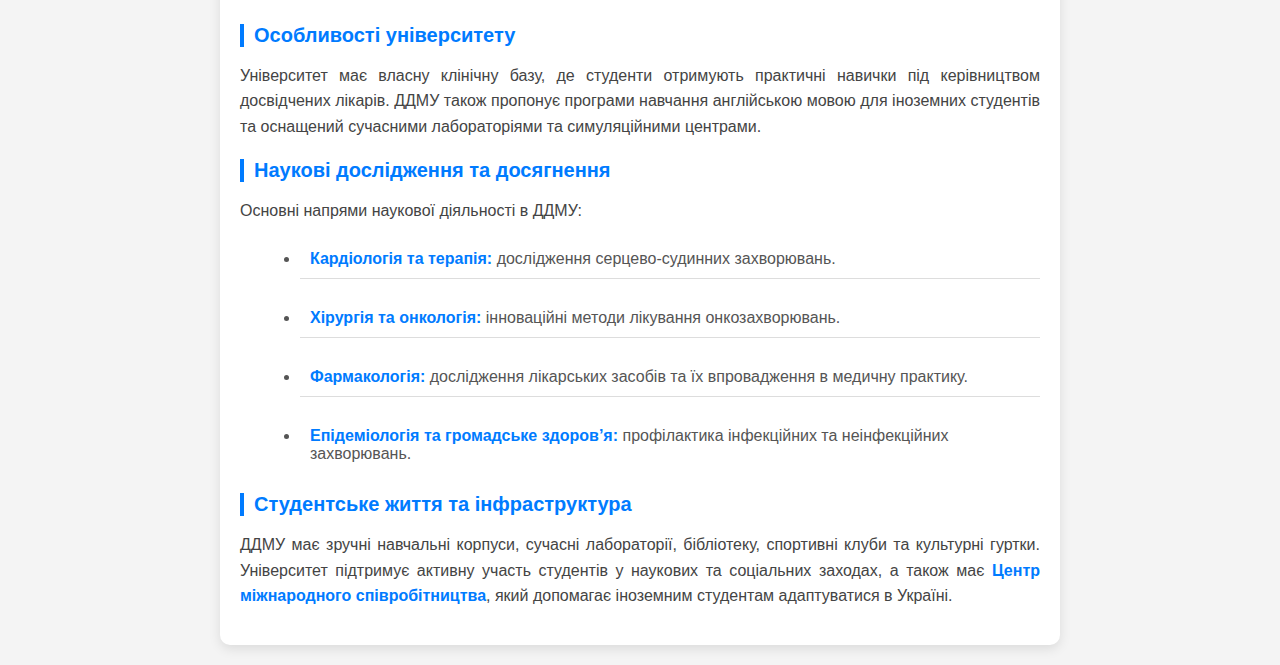
<file: meduchnuy.html>
<!DOCTYPE html>
<html lang="uk">
<head>
    <meta charset="UTF-8">
    <meta name="viewport" content="width=device-width, initial-scale=1.0">
    <title>Дніпровський державний медичний університет (ДДМУ)</title>
    <style>
        body {
            font-family: Arial, sans-serif;
            background-color: #f4f4f4;
            margin: 0;
            padding: 20px;
            color: #333;
        }

        .container {
            max-width: 800px;
            margin: 0 auto;
            background-color: #fff;
            padding: 20px;
            border-radius: 10px;
            box-shadow: 0 4px 12px rgba(0, 0, 0, 0.1);
        }

        h1 {
            font-size: 28px;
            color: #007bff;
            text-align: center;
            margin-bottom: 20px;
        }

        .intro, .rector-info, .section {
            margin-top: 20px;
        }

        .intro img, .section img {
            width: 100%;
            max-height: 200px;
            object-fit: cover;
            border-radius: 8px;
            margin-top: 10px;
        }

        .section h2 {
            font-size: 20px;
            color: #007bff;
            border-left: 4px solid #007bff;
            padding-left: 10px;
            margin-bottom: 10px;
        }

        .rector-info {
            display: flex;
            align-items: center;
            gap: 20px;
            background-color: #e9f7ff;
            padding: 15px;
            border-radius: 8px;
            margin-top: 20px;
        }

        .rector-info img {
            width: 120px;
            height: 120px;
            border-radius: 50%;
            object-fit: cover;
        }

        .rector-info div {
            max-width: 60%;
        }

        ul {
            list-style-type: disc;
            margin: 10px 0 10px 20px;
            color: #555;
        }

        .section p, .rector-info p {
            text-align: justify;
            line-height: 1.6;
            color: #444;
        }

        .highlight {
            color: #007bff;
            font-weight: bold;
        }

        .section img {
            width: 100%;
            max-height: 1000px;
            object-fit: cover;
            margin-top: 10px;
            border-radius: 8px;
        }






        .faculty-container h2 {
            text-align: center;
            color: #0056b3;
        }

        .faculty-container {
            max-width: 800px;
            margin: 0 auto;
            background-color: #fff;
            padding: 20px;
            border-radius: 10px;
            box-shadow: 0 4px 6px rgba(0, 0, 0, 0.1);
        }

        .faculty-container ul {
            list-style-type: none;
            padding: 0;
        }

        li {
            margin-bottom: 20px;
            padding: 10px;
            border-bottom: 1px solid #ddd;
        }

        li:last-child {
            border-bottom: none;
        }

        .faculty {
            font-weight: bold;
            color: #0056b3;
        }

        .specialties {
            margin-top: 5px;
            color: #555;
        }

        .specialty {
            display: inline-block;
            background-color: #e8f4fc;
            color: #0056b3;
            margin: 5px 5px 0 0;
            padding: 5px 10px;
            border-radius: 5px;
            font-size: 14px;
        }









        @media (max-width: 768px) {
        .container {
            padding: 15px;
        }

        h1 {
            font-size: 24px;
        }

        .rector-info {
            flex-direction: column; /* Перестраиваем в колонку */
            align-items: center;
            gap: 10px;
        }

        .rector-info img {
            width: 100px;
            height: 100px;
        }

        .rector-info div {
            max-width: 100%;
            text-align: center;
        }

        .faculty-container {
            padding: 15px;
        }

        .faculty-container ul {
            padding: 0;
        }

        .faculty-container h2 {
            font-size: 18px;
        }

        .specialty {
            font-size: 13px;
            padding: 5px 8px;
        }
    }

    /* Адаптация для мобильных устройств (ширина до 480px) */
    @media (max-width: 480px) {
        h1 {
            font-size: 20px;
        }

        .container {
            padding: 10px;
        }

        .rector-info img {
            width: 80px;
            height: 80px;
        }

        .rector-info div {
            text-align: center;
            font-size: 14px;
        }

        ul {
            margin: 5px 0 5px 15px;
        }

        .faculty-container ul li {
            margin-bottom: 15px;
        }

        .faculty-container h2 {
            font-size: 16px;
        }

        .specialty {
            font-size: 12px;
            padding: 4px 6px;
        }
    }
    </style>
</head>
<body>

<div class="container">
    <h1>Дніпровський державний медичний університет (ДДМУ)</h1>

    <div class="intro">
        <p>Дніпровський державний медичний університет (ДДМУ) — провідний медичний університет України, заснований у 1916 році. Він надає медичну освіту, що відповідає національним та міжнародним стандартам, і готує висококваліфікованих спеціалістів для охорони здоров'я.</p>
        
    </div>

    <div class="rector-info">
        <img src="Multimedia/ректор медичного.jpg" alt="Ректор ДДМУ">
        <div>
            <h2>Ректор університету</h2>
            <p><span class="highlight">Тетяна Михайлівна Перцева</span> — ректор ДДМУ, доктор медичних наук, професор. Вона є визнаним науковцем у галузі медицини, зокрема кардіології та терапії, і відіграє важливу роль у розвитку університету та міжнародних зв’язків.</p>
        </div>
    </div>

    <div class="section">
        <h2>Основна інформація</h2>
        <p><span class="highlight">Рік заснування:</span> 1916</p>
        <p><span class="highlight">Адреса:</span> м. Дніпро, вул. Володимира Вернадського, 9</p>
        <p><span class="highlight">Офіційний сайт:</span> <a href="https://dmu.edu.ua/" target="_blank">dmu.edu.ua</a></p>
    </div>

    <div class="section">
        <h2>Факультети та спеціальності</h2>
        <ul>
            <li>
                <span class="faculty">Медичний факультет</span>
                <div class="specialties"></div>
            </li>
            <li>
                <span class="faculty">Факультет стоматології</span>
                <div class="specialties">
                    <span class="specialty">Стоматологія</span>
                </div>
            </li>
            <li>
                <span class="faculty">Факультет післядипломної освіти</span>
                <div class="specialties"></div>
            </li>
            <li>
                <span class="faculty">Факультет міжнародний</span>
                <div class="specialties">
                    <span class="specialty">091 Біологія</span>
                    <span class="specialty">221 Стоматологія</span>
                    <span class="specialty">222 Медицина</span>
                    <span class="specialty">227 Терапія та реабілітація</span>
                    <span class="specialty">228 Педіатрія</span>
                    <span class="specialty">229 Громадське здоров'я</span>
                </div>
            </li>
        </ul>
        
        <img src="Multimedia/корпус ддму.jpg" alt="Корпус ДДМУ">
    </div>

    <div class="section">
        <h2>Міжнародна співпраця та програми обміну</h2>
        <p>ДДМУ співпрацює з університетами з інших країн, включаючи США, Німеччину, Польщу, Канаду та Китай. Студенти мають можливість проходити стажування за кордоном, брати участь у програмах обміну та наукових дослідженнях.</p>
         
    </div>

    <div class="section">
        <h2>Особливості університету</h2>
        <p>Університет має власну клінічну базу, де студенти отримують практичні навички під керівництвом досвідчених лікарів. ДДМУ також пропонує програми навчання англійською мовою для іноземних студентів та оснащений сучасними лабораторіями та симуляційними центрами.</p>
        
    </div>

    <div class="section">
        <h2>Наукові дослідження та досягнення</h2>
        <p>Основні напрями наукової діяльності в ДДМУ:</p>
        <ul>
            <li><span class="highlight">Кардіологія та терапія:</span> дослідження серцево-судинних захворювань.</li>
            <li><span class="highlight">Хірургія та онкологія:</span> інноваційні методи лікування онкозахворювань.</li>
            <li><span class="highlight">Фармакологія:</span> дослідження лікарських засобів та їх впровадження в медичну практику.</li>
            <li><span class="highlight">Епідеміологія та громадське здоров’я:</span> профілактика інфекційних та неінфекційних захворювань.</li>
        </ul>
    </div>

    <div class="section">
        <h2>Студентське життя та інфраструктура</h2>
        <p>ДДМУ має зручні навчальні корпуси, сучасні лабораторії, бібліотеку, спортивні клуби та культурні гуртки. Університет підтримує активну участь студентів у наукових та соціальних заходах, а також має <span class="highlight">Центр міжнародного співробітництва</span>, який допомагає іноземним студентам адаптуватися в Україні.</p>
    </div>
</div>

</body>
</html>


<!--
<!DOCTYPE html>
<html lang="uk">
<head>
    <meta charset="UTF-8">
    <meta name="viewport" content="width=device-width, initial-scale=1.0">
    <title>Університет митної справи та фінансів</title>
    <link href="https://fonts.googleapis.com/css2?family=Roboto:wght@300;400;700&display=swap" rel="stylesheet">
    
    <style>
        body {
            font-family: 'Roboto', sans-serif;
            margin: 0;
            padding: 0;
            color: #333;
            line-height: 1.6;
        }

        header {
            background-color: #A41034;
            color: white;
            text-align: center;
            padding: 2rem 1rem;
        }

        header h1 {
            margin: 0;
            font-size: 3rem;
            font-weight: bold;
        }

        nav {
            background-color: #800020;
            padding: 1rem;
        }

        nav ul {
            list-style: none;
            margin: 0;
            padding: 0;
            display: flex;
            justify-content: center;
            gap: 2rem;
        }

        nav ul li {
            display: inline;
        }

        nav ul li a {
            color: white;
            text-decoration: none;
            font-size: 1.2rem;
            font-weight: bold;
        }

        nav ul li a:hover {
            text-decoration: underline;
        }

        .container {
            max-width: 1200px;
            margin: 0 auto;
            padding: 2rem 1rem;
        }

        h2 {
            color: #A41034;
            font-size: 2rem;
            margin-bottom: 1rem;
            border-bottom: 2px solid #A41034;
            padding-bottom: 0.5rem;
        }

        .image-section {
            display: grid;
            grid-template-columns: repeat(auto-fit, minmax(300px, 1fr));
            gap: 1.5rem;
            margin: 2rem 0;
        }

        .image-section img {
            width: 100%;
            height: auto;
            border-radius: 8px;
        }

        p {
            margin-bottom: 1.5rem;
            font-size: 1.1rem;
        }

        ul {
            list-style: disc;
            margin: 1rem 0;
            padding-left: 2rem;
        }

        ul li {
            margin-bottom: 0.8rem;
        }

        footer {
            background-color: #800020;
            color: white;
            text-align: center;
            padding: 2rem 1rem;
            margin-top: 2rem;
        }

        footer p {
            margin: 0;
            font-size: 1rem;
        }

        .button {
            display: inline-block;
            background-color: #A41034;
            color: white;
            padding: 0.5rem 1rem;
            text-decoration: none;
            border-radius: 5px;
            font-size: 1rem;
        }

        .button:hover {
            background-color: #800020;
        }
        .rector-info {
            display: flex;
            align-items: center;
            gap: 20px;
            
            padding: 15px;
            border-radius: 8px;
            margin-top: 20px;
        }
    </style>

<style>
    body {
        font-family: 'Roboto', sans-serif;
        margin: 0;
        padding: 0;
        color: #333;
        line-height: 1.6;
    }

    header {
        background-color: #A41034;
        color: white;
        text-align: center;
        padding: 2rem 1rem;
    }

    header h1 {
        margin: 0;
        font-size: 3rem;
        font-weight: bold;
    }

    nav {
        background-color: #800020;
        padding: 1rem;
    }

    nav ul {
        list-style: none;
        margin: 0;
        padding: 0;
        display: flex;
        justify-content: center;
        gap: 2rem;
    }

    nav ul li {
        display: inline;
    }

    nav ul li a {
        color: white;
        text-decoration: none;
        font-size: 1.2rem;
        font-weight: bold;
    }

    nav ul li a:hover {
        text-decoration: underline;
    }

    .container {
        max-width: 1200px;
        margin: 0 auto;
        padding: 2rem 1rem;
    }

    h2 {
        color: #A41034;
        font-size: 2rem;
        margin-bottom: 1rem;
        position: relative;
        padding-bottom: 0.5rem;
    }

    h2::after {
        content: '';
        position: absolute;
        left: 0;
        bottom: 0;
        width: 0;
        height: 2px;
        background-color: #A41034;
        animation: line-expand 4s ease-in-out forwards;
    }

    @keyframes line-expand {
        from {
            width: 0;
        }
        to {
            width: 100%;
        }
    }

    .image-section {
        display: grid;
        grid-template-columns: repeat(auto-fit, minmax(300px, 1fr));
        gap: 1.5rem;
        margin: 2rem 0;
    }

    .image-section img {
        width: 100%;
        height: auto;
        border-radius: 8px;
    }

    p {
        margin-bottom: 1.5rem;
        font-size: 1.1rem;
    }

    ul {
        list-style: disc;
        margin: 1rem 0;
        padding-left: 2rem;
    }

    ul li {
        margin-bottom: 0.8rem;
    }

    footer {
        background-color: #800020;
        color: white;
        text-align: center;
        padding: 2rem 1rem;
        margin-top: 2rem;
    }

    footer p {
        margin: 0;
        font-size: 1rem;
    }

    .button {
        display: inline-block;
        background-color: #A41034;
        color: white;
        padding: 0.5rem 1rem;
        text-decoration: none;
        border-radius: 5px;
        font-size: 1rem;
    }

    .button:hover {
        background-color: #800020;
    }
    .rector-info {
            display: flex;
            align-items: center;
            gap: 20px;
            
            padding: 15px;
            border-radius: 8px;
            margin-top: 20px;
        }
</style>

</head>


<body>

<header>
    <h1>Університет митної справи та фінансів</h1>
</header>



<div class="container">
    <section id="about">
        <h2>Про університет</h2>
        <p>Дніпровський державний медичний університет (ДДМУ) був заснований у 1916 році як медичний факультет при Катеринославському університеті. Вже у 1920 році він став окремим вищим навчальним закладом. Спочатку університет готував фахівців для роботи в медичних закладах регіону, а з часом став одним із провідних медичних університетів України.</p>
        <p>За роки свого існування університет неодноразово змінював назву та структуру. У 1994 році йому було присвоєно статус національного, а у 2016 році — університет отримав свою теперішню назву — Дніпровський державний медичний університет.</p>
        <p>Університет сьогодні готує медичних працівників різних спеціальностей, проводить наукові дослідження у галузі медицини та активно співпрацює з міжнародними навчальними закладами.</p>
        <div class="image-section">
            <img src="ДДМУ_1.jpg" alt="Університет фото 1">
            <img src="ДДМУ_2.jpg" alt="Університет фото 2">
            <img src="ДДМУ_3.jpg" alt="Університет фото 3">
        </div>
    </section>

    <section id="programs">
        <h2>Напрями підготовки</h2>
        <p>Університет пропонує підготовку за такими напрямами:</p>
        <ul>
            <li>Охорона здоров’я: медицина, стоматологія, педіатрія, громадське здоров’я.</li>
            <li>Фармація: фармація, промислова фармація.</li>
            <li>Терапія та реабілітація: фізична терапія, ерготерапія.</li>
            <li>Біологія: біологія та біохімія.</li>
        </ul>
    </section>

    <section id="advantages">
        <h2>Чому обирають нас?</h2>
        <ul>
            <li>ТОП-25 університетів світу за рівнем колаборації з індустріальними партнерами.</li>
            <li>Високі позиції в міжнародних та національних рейтингах.</li>
            <li>Сучасна матеріально-технічна база та доступ до наукових лабораторій.</li>
            <li>Міжнародні програми обміну та стажування.</li>
        </ul>
    </section>

    <div class="rector-info">
        <img src="ректор медичного.jpg" alt="Ректор ДДМУ">
        <div>
            <h2>Ректор університету</h2>
            <p><span class="highlight">Тетяна Михайлівна Перцева</span> — ректор ДДМУ, доктор медичних наук, професор. Вона є визнаним науковцем у галузі медицини, зокрема кардіології та терапії, і відіграє важливу роль у розвитку університету та міжнародних зв’язків.</p>
        </div>
    </div>

    <section id="contacts">
        <h2>Контакти</h2>
        <p>Адреса: м. Дніпро, вул. Прикладна, 2</p>
        <p>Телефон: +380 56 123 45 67</p>
        <p>Email: info@dmu.edu.ua</p>
        <a class="button" href="mailto:info@dmu.edu.ua">Написати нам</a>
    </section>
</div>

<footer>
    <p>Дніпровський державний медичний університет &copy; 2025</p>
</footer>

</body>



</html>
-->
</file>
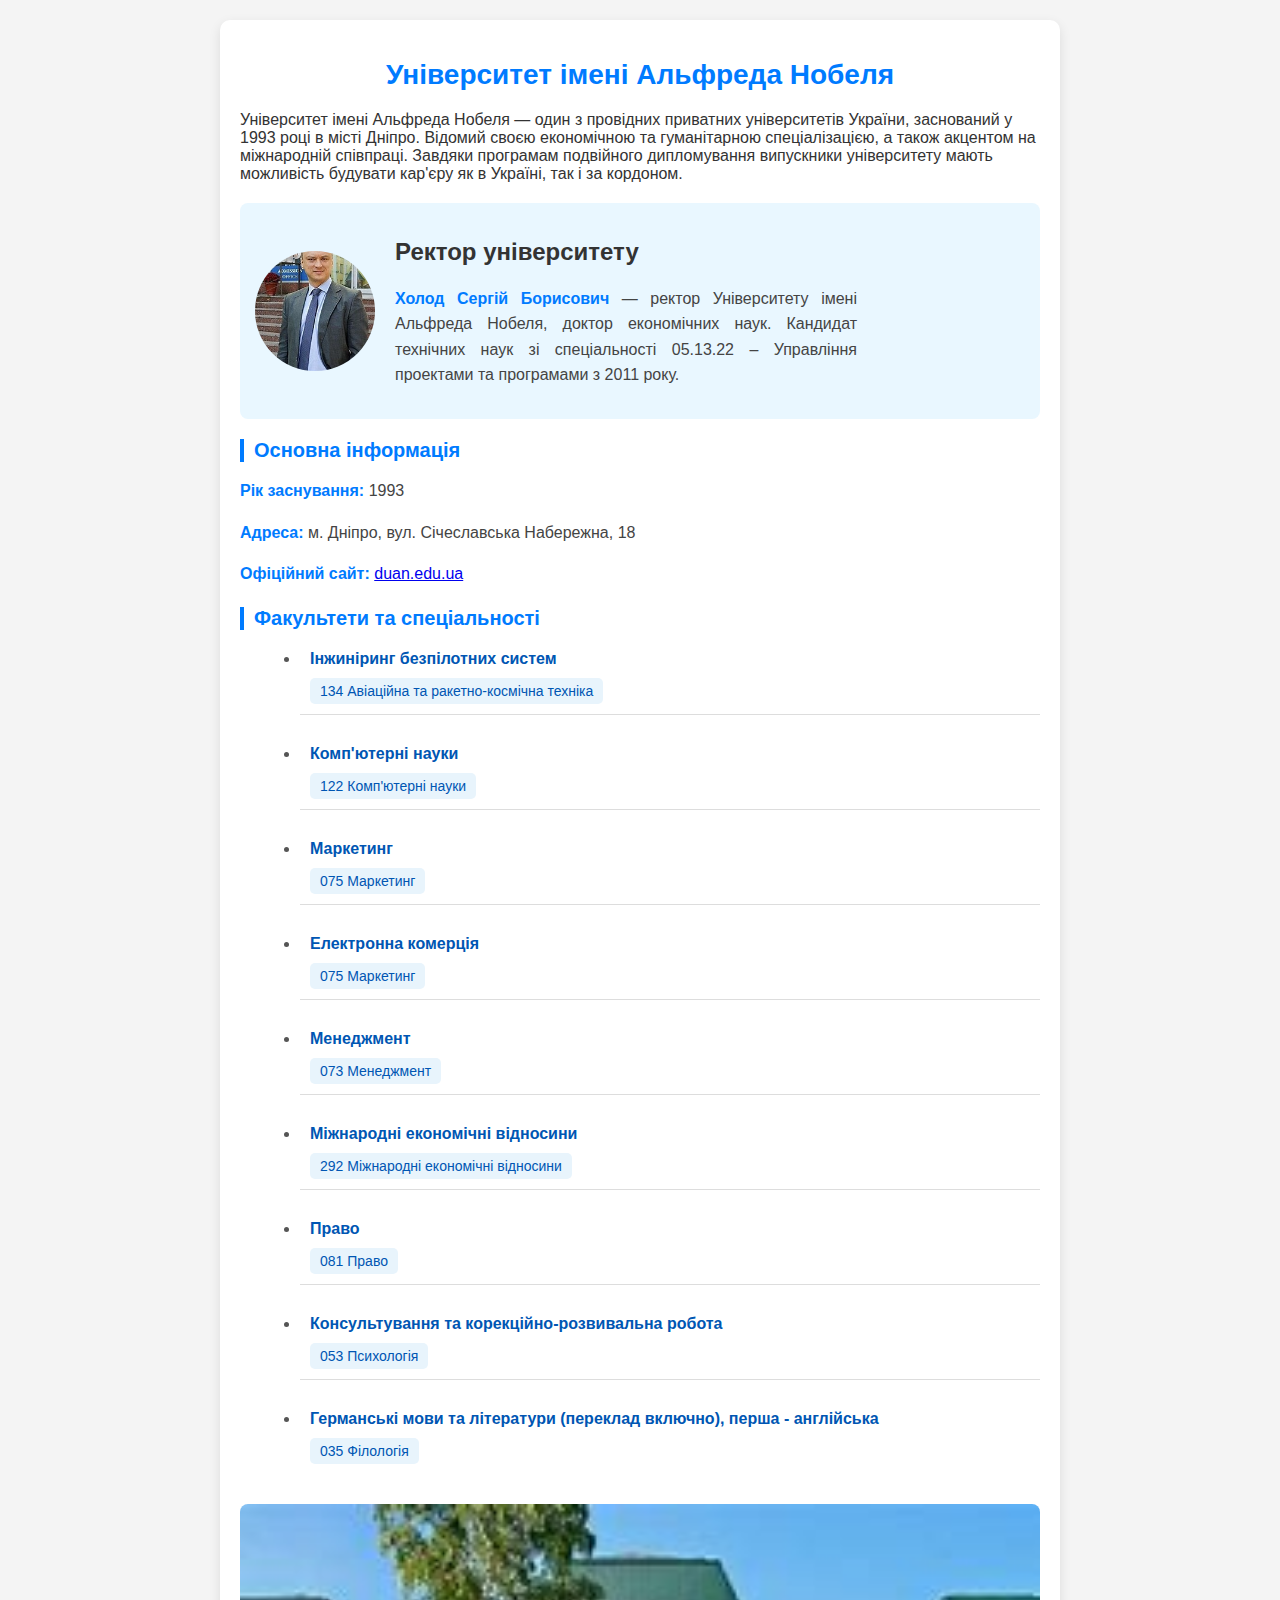
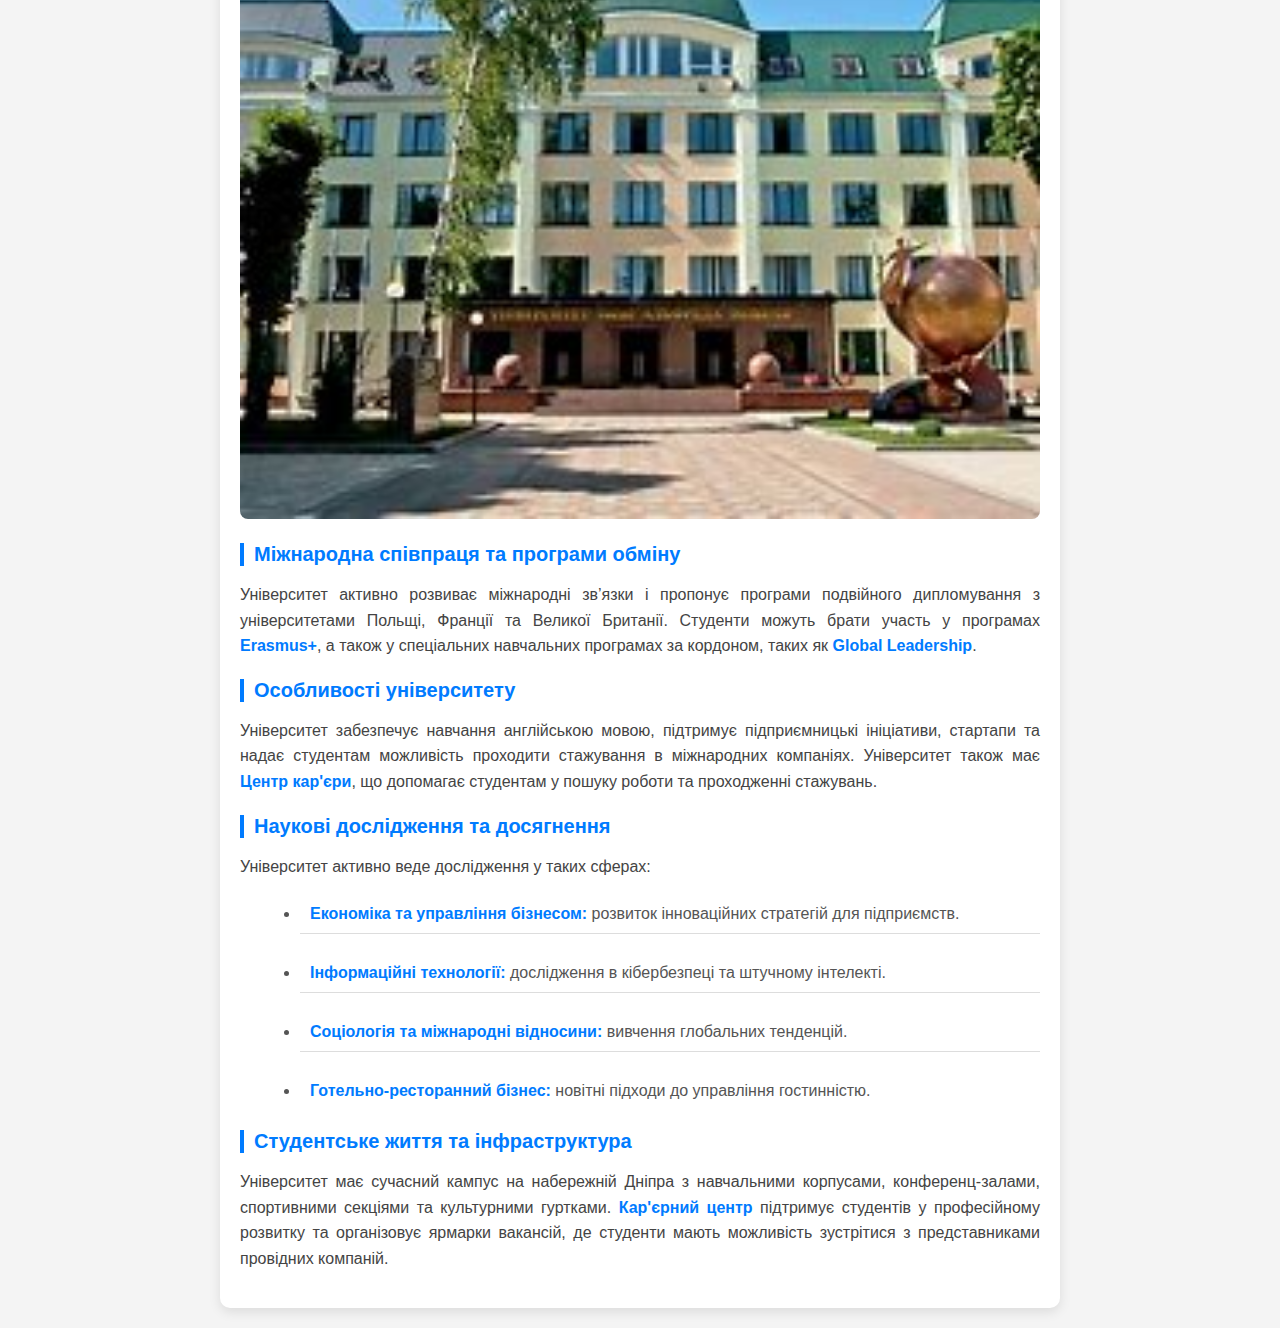
<file: nobelia.html>
<!DOCTYPE html>
<html lang="uk">
<head>
    <meta charset="UTF-8">
    <meta name="viewport" content="width=device-width, initial-scale=1.0">
    <title>Університет імені Альфреда Нобеля</title>
    <style>
        body {
            font-family: Arial, sans-serif;
            background-color: #f4f4f4;
            margin: 0;
            padding: 20px;
            color: #333;
        }

        .container {
            max-width: 800px;
            margin: 0 auto;
            background-color: #fff;
            padding: 20px;
            border-radius: 10px;
            box-shadow: 0 4px 12px rgba(0, 0, 0, 0.1);
        }

        h1 {
            font-size: 28px;
            color: #007bff;
            text-align: center;
            margin-bottom: 20px;
        }

        .intro, .rector-info, .section {
            margin-top: 20px;
        }

        .intro img, .section img {
            width: 100%;
            max-height: 200px;
            object-fit: cover;
            border-radius: 8px;
            margin-top: 10px;
        }

        .section h2 {
            font-size: 20px;
            color: #007bff;
            border-left: 4px solid #007bff;
            padding-left: 10px;
            margin-bottom: 10px;
        }

        .rector-info {
            display: flex;
            align-items: center;
            gap: 20px;
            background-color: #e9f7ff;
            padding: 15px;
            border-radius: 8px;
            margin-top: 20px;
        }

        .rector-info img {
            width: 120px;
            height: 120px;
            border-radius: 50%;
            object-fit: cover;
        }

        .rector-info div {
            max-width: 60%;
        }

        ul {
            list-style-type: disc;
            margin: 10px 0 10px 20px;
            color: #555;
        }

        .section p, .rector-info p {
            text-align: justify;
            line-height: 1.6;
            color: #444;
        }

        .highlight {
            color: #007bff;
            font-weight: bold;
        }

        .section img {
            width: 100%;
            max-height: 1000px;
            object-fit: cover;
            margin-top: 10px;
            border-radius: 8px;
        }






        .faculty-container h2 {
            text-align: center;
            color: #0056b3;
        }

        .faculty-container {
            max-width: 800px;
            margin: 0 auto;
            background-color: #fff;
            padding: 20px;
            border-radius: 10px;
            box-shadow: 0 4px 6px rgba(0, 0, 0, 0.1);
        }

        .faculty-container ul {
            list-style-type: none;
            padding: 0;
        }

        li {
            margin-bottom: 20px;
            padding: 10px;
            border-bottom: 1px solid #ddd;
        }

        li:last-child {
            border-bottom: none;
        }

        .faculty {
            font-weight: bold;
            color: #0056b3;
        }

        .specialties {
            margin-top: 5px;
            color: #555;
        }

        .specialty {
            display: inline-block;
            background-color: #e8f4fc;
            color: #0056b3;
            margin: 5px 5px 0 0;
            padding: 5px 10px;
            border-radius: 5px;
            font-size: 14px;
        }






        @media (max-width: 768px) {
        .container {
            padding: 15px;
        }

        h1 {
            font-size: 24px;
        }

        .rector-info {
            flex-direction: column; /* Перестраиваем в колонку */
            align-items: center;
            gap: 10px;
        }

        .rector-info img {
            width: 100px;
            height: 100px;
        }

        .rector-info div {
            max-width: 100%;
            text-align: center;
        }

        .faculty-container {
            padding: 15px;
        }

        .faculty-container ul {
            padding: 0;
        }

        .faculty-container h2 {
            font-size: 18px;
        }

        .specialty {
            font-size: 13px;
            padding: 5px 8px;
        }
    }

    /* Адаптация для мобильных устройств (ширина до 480px) */
    @media (max-width: 480px) {
        h1 {
            font-size: 20px;
        }

        .container {
            padding: 10px;
        }

        .rector-info img {
            width: 80px;
            height: 80px;
        }

        .rector-info div {
            text-align: center;
            font-size: 14px;
        }

        ul {
            margin: 5px 0 5px 15px;
        }

        .faculty-container ul li {
            margin-bottom: 15px;
        }

        .faculty-container h2 {
            font-size: 16px;
        }

        .specialty {
            font-size: 12px;
            padding: 4px 6px;
        }
    }
    </style>
</head>
<body>

<div class="container">
    <h1>Університет імені Альфреда Нобеля</h1>

    <div class="intro">
        <p>Університет імені Альфреда Нобеля — один з провідних приватних університетів України, заснований у 1993 році в місті Дніпро. Відомий своєю економічною та гуманітарною спеціалізацією, а також акцентом на міжнародній співпраці. Завдяки програмам подвійного дипломування випускники університету мають можливість будувати кар'єру як в Україні, так і за кордоном.</p>
        
    </div>

    <div class="rector-info">
        <img src="Multimedia/th.jpg" alt="Ректор Університету Альфреда Нобеля">
        <div>
            <h2>Ректор університету</h2>
            <p><span class="highlight">Холод Сергій Борисович</span> — ректор Університету імені Альфреда Нобеля, доктор економічних наук. Кандидат технічних наук зі спеціальності 05.13.22 – Управління проектами та програмами з 2011 року.</p>
        </div>
    </div>

    <div class="section">
        <h2>Основна інформація</h2>
        <p><span class="highlight">Рік заснування:</span> 1993</p>
        <p><span class="highlight">Адреса:</span> м. Дніпро, вул. Січеславська Набережна, 18</p>
        <p><span class="highlight">Офіційний сайт:</span> <a href="https://duan.edu.ua/" target="_blank">duan.edu.ua</a></p>
    </div>

    <div class="section">
        <h2>Факультети та спеціальності</h2>
        <ul>
            <li>
                <span class="faculty">Інжиніринг безпілотних систем</span>
                <div class="specialties">
                    <span class="specialty">134 Авіаційна та ракетно-космічна техніка</span>
                </div>
            </li>
            <li>
                <span class="faculty">Комп'ютерні науки</span>
                <div class="specialties">
                    <span class="specialty">122 Комп'ютерні науки</span>
                </div>
            </li>
            <li>
                <span class="faculty">Маркетинг</span>
                <div class="specialties">
                    <span class="specialty">075 Маркетинг</span>
                </div>
            </li>
            <li>
                <span class="faculty">Електронна комерція</span>
                <div class="specialties">
                    <span class="specialty">075 Маркетинг</span>
                </div>
            </li>
            <li>
                <span class="faculty">Менеджмент</span>
                <div class="specialties">
                    <span class="specialty">073 Менеджмент</span>
                </div>
            </li>
            <li>
                <span class="faculty">Міжнародні економічні відносини</span>
                <div class="specialties">
                    <span class="specialty">292 Міжнародні економічні відносини</span>
                </div>
            </li>
            <li>
                <span class="faculty">Право</span>
                <div class="specialties">
                    <span class="specialty">081 Право</span>
                </div>
            </li>
            <li>
                <span class="faculty">Консультування та корекційно-розвивальна робота</span>
                <div class="specialties">
                    <span class="specialty">053 Психологія</span>
                </div>
            </li>
            <li>
                <span class="faculty">Германські мови та літератури (переклад включно), перша - англійська</span>
                <div class="specialties">
                    <span class="specialty">035 Філологія</span>
                </div>
            </li>
        </ul>
        
        <img src="Multimedia/корпус нобеля.jpg" alt="Корпус Університету Альфреда Нобеля">
    </div>

    <div class="section">
        <h2>Міжнародна співпраця та програми обміну</h2>
        <p>Університет активно розвиває міжнародні зв’язки і пропонує програми подвійного дипломування з університетами Польщі, Франції та Великої Британії. Студенти можуть брати участь у програмах <span class="highlight">Erasmus+</span>, а також у спеціальних навчальних програмах за кордоном, таких як <span class="highlight">Global Leadership</span>.</p>
        
    </div>

    <div class="section">
        <h2>Особливості університету</h2>
        <p>Університет забезпечує навчання англійською мовою, підтримує підприємницькі ініціативи, стартапи та надає студентам можливість проходити стажування в міжнародних компаніях. Університет також має <span class="highlight">Центр кар'єри</span>, що допомагає студентам у пошуку роботи та проходженні стажувань.</p>
        
    </div>

    <div class="section">
        <h2>Наукові дослідження та досягнення</h2>
        <p>Університет активно веде дослідження у таких сферах:</p>
        <ul>
            <li><span class="highlight">Економіка та управління бізнесом:</span> розвиток інноваційних стратегій для підприємств.</li>
            <li><span class="highlight">Інформаційні технології:</span> дослідження в кібербезпеці та штучному інтелекті.</li>
            <li><span class="highlight">Соціологія та міжнародні відносини:</span> вивчення глобальних тенденцій.</li>
            <li><span class="highlight">Готельно-ресторанний бізнес:</span> новітні підходи до управління гостинністю.</li>
        </ul>
    </div>

    <div class="section">
        <h2>Студентське життя та інфраструктура</h2>
        <p>Університет має сучасний кампус на набережній Дніпра з навчальними корпусами, конференц-залами, спортивними секціями та культурними гуртками. <span class="highlight">Кар'єрний центр</span> підтримує студентів у професійному розвитку та організовує ярмарки вакансій, де студенти мають можливість зустрітися з представниками провідних компаній.</p>
    </div>
</div>

</body>
</html>
</file>
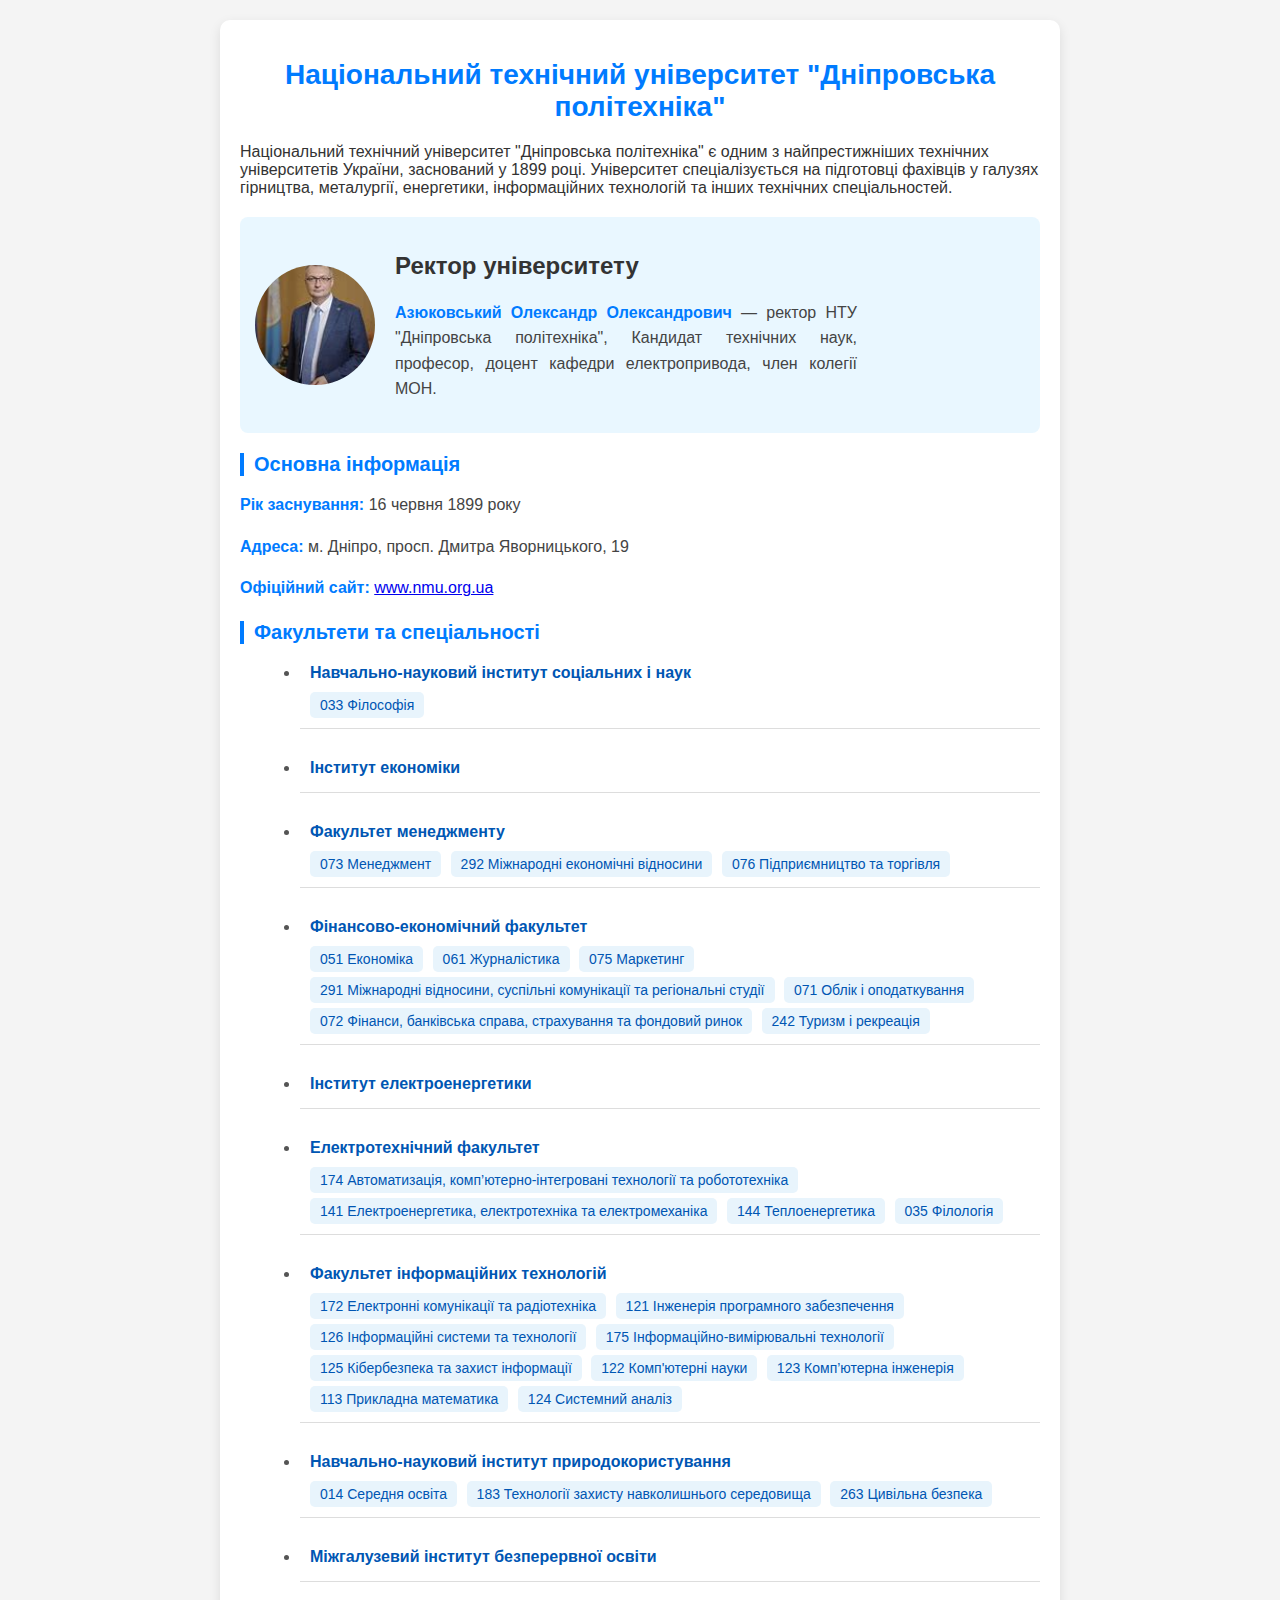
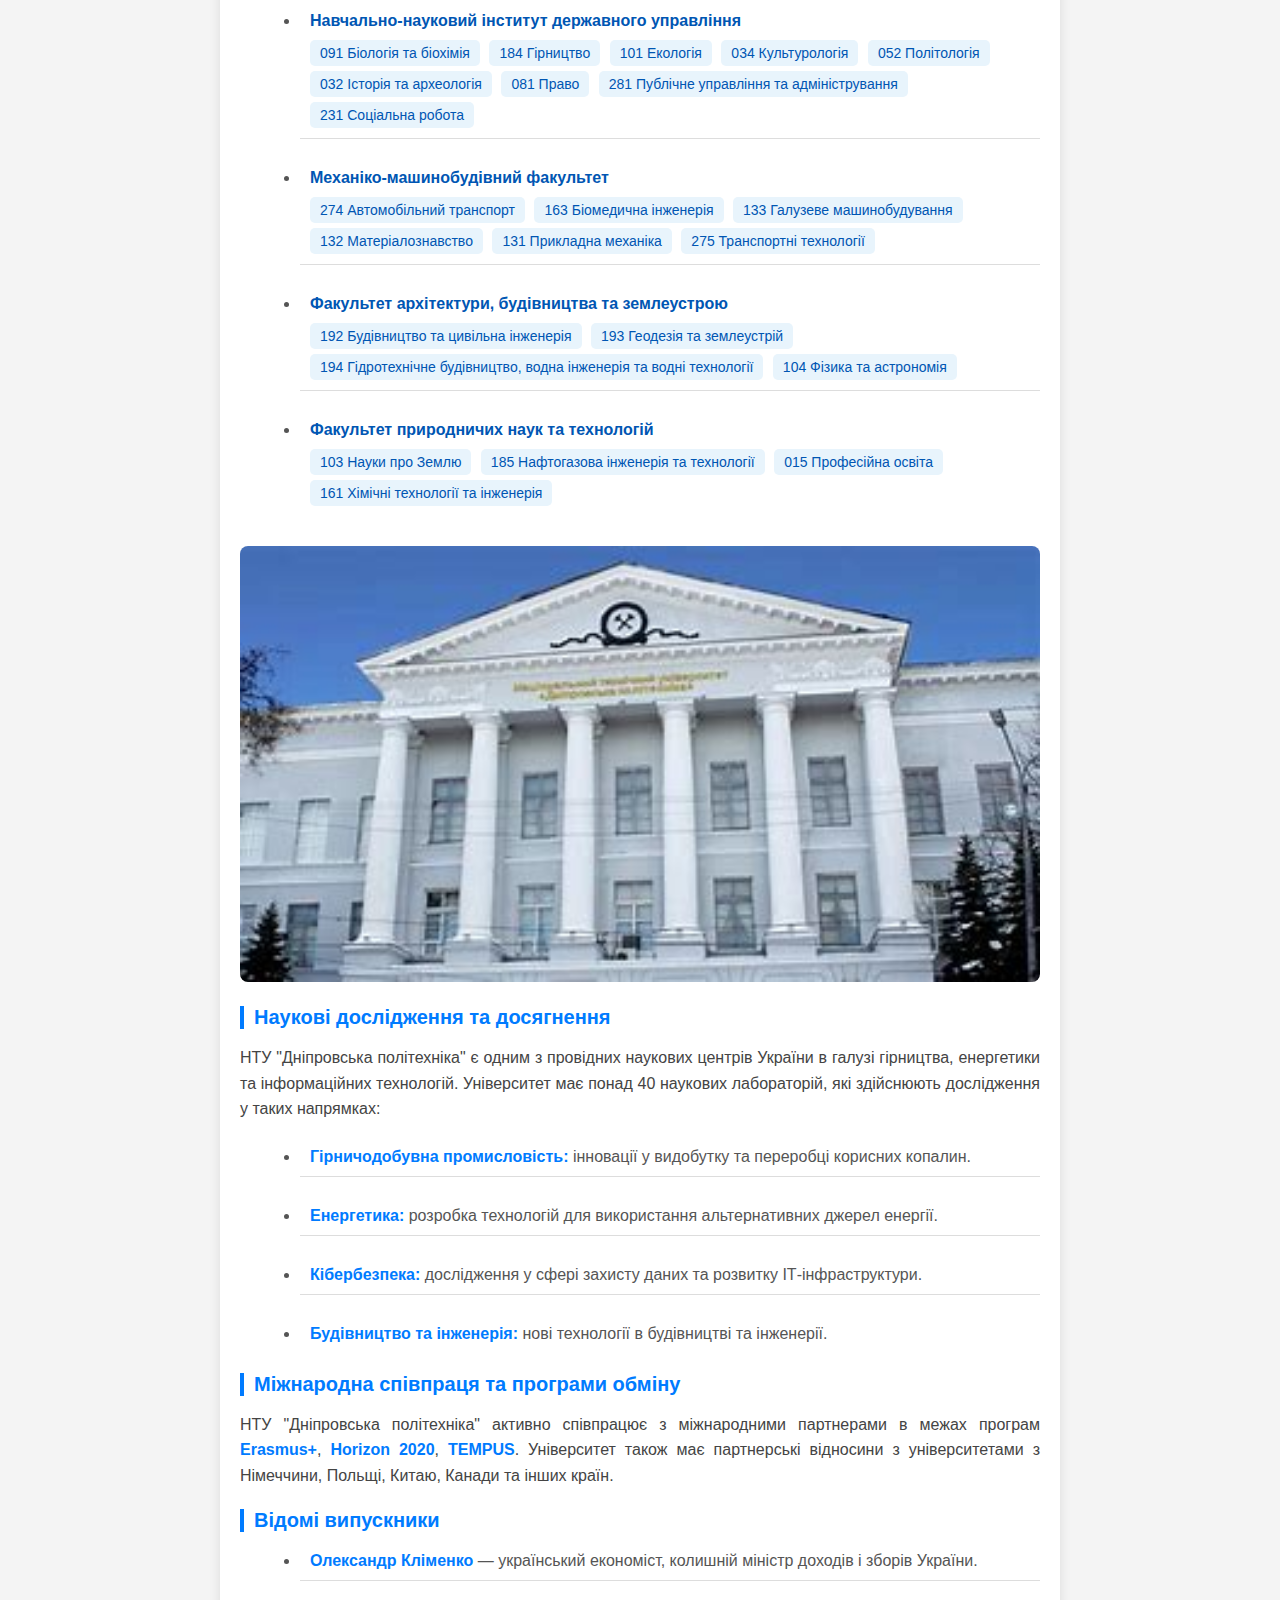
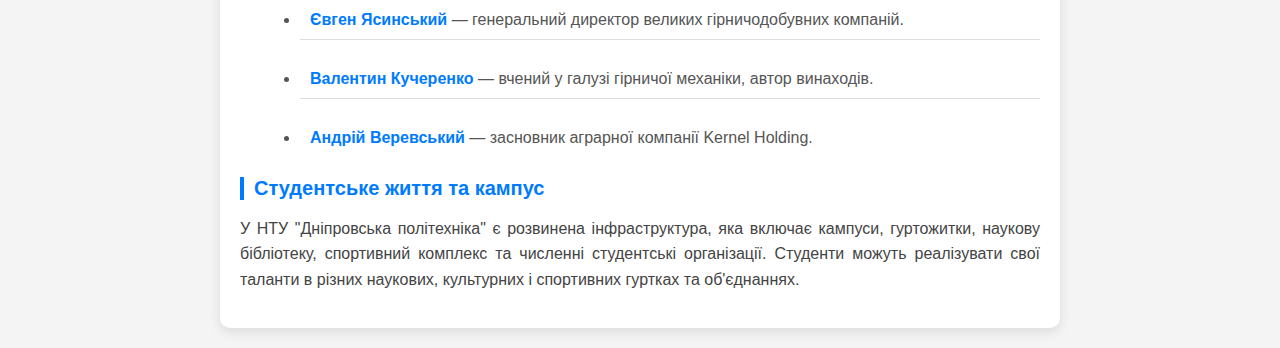
<file: politeh.html>
<!DOCTYPE html>
<html lang="uk">
<head>
    <meta charset="UTF-8">
    <meta name="viewport" content="width=device-width, initial-scale=1.0">
    <title>Національний технічний університет "Дніпровська політехніка"</title>
    <style>
        body {
            font-family: Arial, sans-serif;
            background-color: #f4f4f4;
            margin: 0;
            padding: 20px;
            color: #333;
        }

        .container {
            max-width: 800px;
            margin: 0 auto;
            background-color: #fff;
            padding: 20px;
            border-radius: 10px;
            box-shadow: 0 4px 12px rgba(0, 0, 0, 0.1);
        }

        h1 {
            font-size: 28px;
            color: #007bff;
            text-align: center;
            margin-bottom: 20px;
        }

        .intro, .rector-info, .section {
            margin-top: 20px;
        }

        .intro img, .section img {
            width: 100%;
            max-height: 200px;
            object-fit: cover;
            border-radius: 8px;
            margin-top: 10px;
        }

        .section h2 {
            font-size: 20px;
            color: #007bff;
            border-left: 4px solid #007bff;
            padding-left: 10px;
            margin-bottom: 10px;
        }

        .rector-info {
            display: flex;
            align-items: center;
            gap: 20px;
            background-color: #e9f7ff;
            padding: 15px;
            border-radius: 8px;
            margin-top: 20px;
        }

        .rector-info img {
            width: 120px;
            height: 120px;
            border-radius: 50%;
            object-fit: cover;
        }

        .rector-info div {
            max-width: 60%;
        }

        ul {
            list-style-type: disc;
            margin: 10px 0 10px 20px;
            color: #555;
        }

        .section p, .rector-info p {
            text-align: justify;
            line-height: 1.6;
            color: #444;
        }

        .highlight {
            color: #007bff;
            font-weight: bold;
        }

        .section img {
            width: 100%;
            max-height: 1000px;
            object-fit: cover;
            margin-top: 10px;
            border-radius: 8px;
        }


        




        .faculty-container h2 {
            text-align: center;
            color: #0056b3;
        }

        .faculty-container {
            max-width: 800px;
            margin: 0 auto;
            background-color: #fff;
            padding: 20px;
            border-radius: 10px;
            box-shadow: 0 4px 6px rgba(0, 0, 0, 0.1);
        }

        .faculty-container ul {
            list-style-type: none;
            padding: 0;
        }

        li {
            margin-bottom: 20px;
            padding: 10px;
            border-bottom: 1px solid #ddd;
        }

        li:last-child {
            border-bottom: none;
        }

        .faculty {
            font-weight: bold;
            color: #0056b3;
        }

        .specialties {
            margin-top: 5px;
            color: #555;
        }

        .specialty {
            display: inline-block;
            background-color: #e8f4fc;
            color: #0056b3;
            margin: 5px 5px 0 0;
            padding: 5px 10px;
            border-radius: 5px;
            font-size: 14px;
        }










        @media (max-width: 768px) {
        .container {
            padding: 15px;
        }

        h1 {
            font-size: 24px;
        }

        .rector-info {
            flex-direction: column; /* Перестраиваем в колонку */
            align-items: center;
            gap: 10px;
        }

        .rector-info img {
            width: 100px;
            height: 100px;
        }

        .rector-info div {
            max-width: 100%;
            text-align: center;
        }

        .faculty-container {
            padding: 15px;
        }

        .faculty-container ul {
            padding: 0;
        }

        .faculty-container h2 {
            font-size: 18px;
        }

        .specialty {
            font-size: 13px;
            padding: 5px 8px;
        }
    }

    /* Адаптация для мобильных устройств (ширина до 480px) */
    @media (max-width: 480px) {
        h1 {
            font-size: 20px;
        }

        .container {
            padding: 10px;
        }

        .rector-info img {
            width: 80px;
            height: 80px;
        }

        .rector-info div {
            text-align: center;
            font-size: 14px;
        }

        ul {
            margin: 5px 0 5px 15px;
        }

        .faculty-container ul li {
            margin-bottom: 15px;
        }

        .faculty-container h2 {
            font-size: 16px;
        }

        .specialty {
            font-size: 12px;
            padding: 4px 6px;
        }
    }
    </style>
</head>
<body>

<div class="container">
    <h1>Національний технічний університет "Дніпровська політехніка"</h1>

    <div class="intro">
        <p>
            Національний технічний університет "Дніпровська політехніка" є одним з найпрестижніших технічних університетів України, заснований у 1899 році. Університет спеціалізується на підготовці фахівців у галузях гірництва, металургії, енергетики, інформаційних технологій та інших технічних спеціальностей.
        </p>
        
    </div>

    <div class="rector-info">
        <img src="Multimedia/ректор політеха.jpg" alt="Ректор Політехніки">
        <div>
            <h2>Ректор університету</h2>
            <p><span class="highlight">Азюковський Олександр Олександрович</span>  — ректор НТУ "Дніпровська політехніка", Кандидат технічних наук, професор, доцент кафедри електропривода, член колегії МОН.</p>
        </div>
    </div>

    <div class="section">
        <h2>Основна інформація</h2>
        <p><span class="highlight">Рік заснування:</span> 16 червня 1899 року</p>
        <p><span class="highlight">Адреса:</span> м. Дніпро, просп. Дмитра Яворницького, 19</p>
        <p><span class="highlight">Офіційний сайт:</span> <a href="https://www.nmu.org.ua/" target="_blank">www.nmu.org.ua</a></p>
    </div>

    <div class="section">
        <h2>Факультети та спеціальності</h2>
        <ul>
            <li>
                <span class="faculty">Навчально-науковий інститут соціальних і наук</span>
                <div class="specialties">
                    <span class="specialty">033 Філософія</span>
                </div>
            </li>
            <li>
                <span class="faculty">Інститут економіки</span>
                <div class="specialties"></div>
            </li>
            <li>
                <span class="faculty">Факультет менеджменту</span>
                <div class="specialties">
                    <span class="specialty">073 Менеджмент</span>
                    <span class="specialty">292 Міжнародні економічні відносини</span>
                    <span class="specialty">076 Підприємництво та торгівля</span>
                </div>
            </li>
            <li>
                <span class="faculty">Фінансово-економічний факультет</span>
                <div class="specialties">
                    <span class="specialty">051 Економіка</span>
                    <span class="specialty">061 Журналістика</span>
                    <span class="specialty">075 Маркетинг</span>
                    <span class="specialty">291 Міжнародні відносини, суспільні комунікації та регіональні студії</span>
                    <span class="specialty">071 Облік і оподаткування</span>
                    <span class="specialty">072 Фінанси, банківська справа, страхування та фондовий ринок</span>
                    <span class="specialty">242 Туризм і рекреація</span>
                </div>
            </li>
            <li>
                <span class="faculty">Інститут електроенергетики</span>
                <div class="specialties"></div>
            </li>
            <li>
                <span class="faculty">Електротехнічний факультет</span>
                <div class="specialties">
                    <span class="specialty">174 Автоматизація, комп’ютерно-інтегровані технології та робототехніка</span>
                    <span class="specialty">141 Електроенергетика, електротехніка та електромеханіка</span>
                    <span class="specialty">144 Теплоенергетика</span>
                    <span class="specialty">035 Філологія</span>
                </div>
            </li>
            <li>
                <span class="faculty">Факультет інформаційних технологій</span>
                <div class="specialties">
                    <span class="specialty">172 Електронні комунікації та радіотехніка</span>
                    <span class="specialty">121 Інженерія програмного забезпечення</span>
                    <span class="specialty">126 Інформаційні системи та технології</span>
                    <span class="specialty">175 Інформаційно-вимірювальні технології</span>
                    <span class="specialty">125 Кібербезпека та захист інформації</span>
                    <span class="specialty">122 Комп'ютерні науки</span>
                    <span class="specialty">123 Комп’ютерна інженерія</span>
                    <span class="specialty">113 Прикладна математика</span>
                    <span class="specialty">124 Системний аналіз</span>
                </div>
            </li>
            <li>
                <span class="faculty">Навчально-науковий інститут природокористування</span>
                <div class="specialties">
                    <span class="specialty">014 Середня освіта</span>
                    <span class="specialty">183 Технології захисту навколишнього середовища</span>
                    <span class="specialty">263 Цивільна безпека</span>
                </div>
            </li>
            <li>
                <span class="faculty">Міжгалузевий інститут безперервної освіти</span>
                <div class="specialties"></div>
            </li>
            <li>
                <span class="faculty">Навчально-науковий інститут державного управління</span>
                <div class="specialties">
                    <span class="specialty">091 Біологія та біохімія</span>
                    <span class="specialty">184 Гірництво</span>
                    <span class="specialty">101 Екологія</span>
                    <span class="specialty">034 Культурологія</span>
                    <span class="specialty">052 Політологія</span>
                    <span class="specialty">032 Історія та археологія</span>
                    <span class="specialty">081 Право</span>
                    <span class="specialty">281 Публічне управління та адміністрування</span>
                    <span class="specialty">231 Соціальна робота</span>
                </div>
            </li>
            <li>
                <span class="faculty">Механіко-машинобудівний факультет</span>
                <div class="specialties">
                    <span class="specialty">274 Автомобільний транспорт</span>
                    <span class="specialty">163 Біомедична інженерія</span>
                    <span class="specialty">133 Галузеве машинобудування</span>
                    <span class="specialty">132 Матеріалознавство</span>
                    <span class="specialty">131 Прикладна механіка</span>
                    <span class="specialty">275 Транспортні технології</span>
                </div>
            </li>
            <li>
                <span class="faculty">Факультет архітектури, будівництва та землеустрою</span>
                <div class="specialties">
                    <span class="specialty">192 Будівництво та цивільна інженерія</span>
                    <span class="specialty">193 Геодезія та землеустрій</span>
                    <span class="specialty">194 Гідротехнічне будівництво, водна інженерія та водні технології</span>
                    <span class="specialty">104 Фізика та астрономія</span>
                </div>
            </li>
            <li>
                <span class="faculty">Факультет природничих наук та технологій</span>
                <div class="specialties">
                    <span class="specialty">103 Науки про Землю</span>
                    <span class="specialty">185 Нафтогазова інженерія та технології</span>
                    <span class="specialty">015 Професійна освіта</span>
                    <span class="specialty">161 Хімічні технології та інженерія</span>
                </div>
            </li>
        </ul>
        
        <img src="Multimedia/головний корпус політеха.jpg" alt="Головний корпус НТУ Дніпровська політехніка">
    </div>

    <div class="section">
        <h2>Наукові дослідження та досягнення</h2>
        <p>НТУ "Дніпровська політехніка" є одним з провідних наукових центрів України в галузі гірництва, енергетики та інформаційних технологій. Університет має понад 40 наукових лабораторій, які здійснюють дослідження у таких напрямках:</p>
        <ul>
            <li><span class="highlight">Гірничодобувна промисловість:</span> інновації у видобутку та переробці корисних копалин.</li>
            <li><span class="highlight">Енергетика:</span> розробка технологій для використання альтернативних джерел енергії.</li>
            <li><span class="highlight">Кібербезпека:</span> дослідження у сфері захисту даних та розвитку ІТ-інфраструктури.</li>
            <li><span class="highlight">Будівництво та інженерія:</span> нові технології в будівництві та інженерії.</li>
        </ul>
    </div>

    <div class="section">
        <h2>Міжнародна співпраця та програми обміну</h2>
        <p>НТУ "Дніпровська політехніка" активно співпрацює з міжнародними партнерами в межах програм <span class="highlight">Erasmus+</span>, <span class="highlight">Horizon 2020</span>, <span class="highlight">TEMPUS</span>. Університет також має партнерські відносини з університетами з Німеччини, Польщі, Китаю, Канади та інших країн.</p>
        
    </div>

    <div class="section">
        <h2>Відомі випускники</h2>
        <ul>
            <li><span class="highlight">Олександр Кліменко</span> — український економіст, колишній міністр доходів і зборів України.</li>
            <li><span class="highlight">Євген Ясинський</span> — генеральний директор великих гірничодобувних компаній.</li>
            <li><span class="highlight">Валентин Кучеренко</span> — вчений у галузі гірничої механіки, автор винаходів.</li>
            <li><span class="highlight">Андрій Веревський</span> — засновник аграрної компанії Kernel Holding.</li>
        </ul>
    </div>

    <div class="section">
        <h2>Студентське життя та кампус</h2>
        <p>У НТУ "Дніпровська політехніка" є розвинена інфраструктура, яка включає кампуси, гуртожитки, наукову бібліотеку, спортивний комплекс та численні студентські організації. Студенти можуть реалізувати свої таланти в різних наукових, культурних і спортивних гуртках та об'єднаннях.</p>
    </div>
</div>

</body>
</html>
</file>
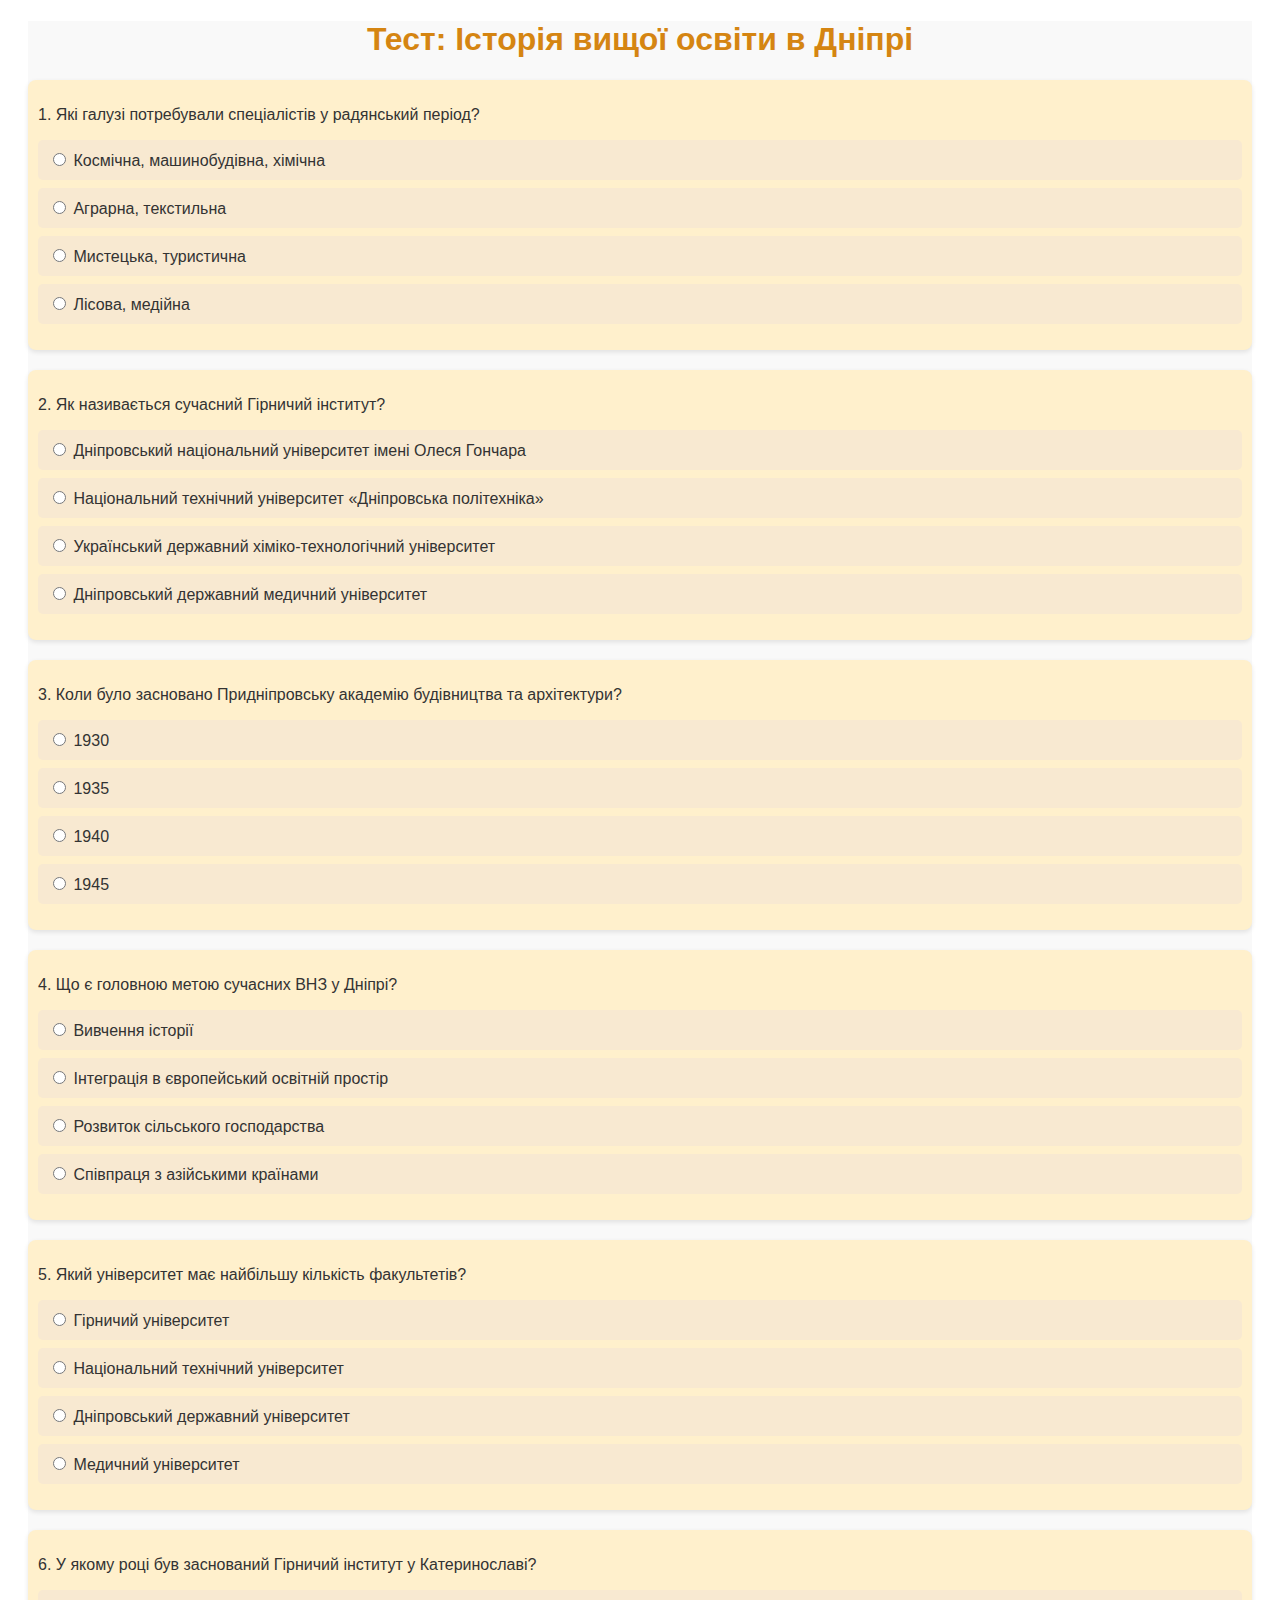
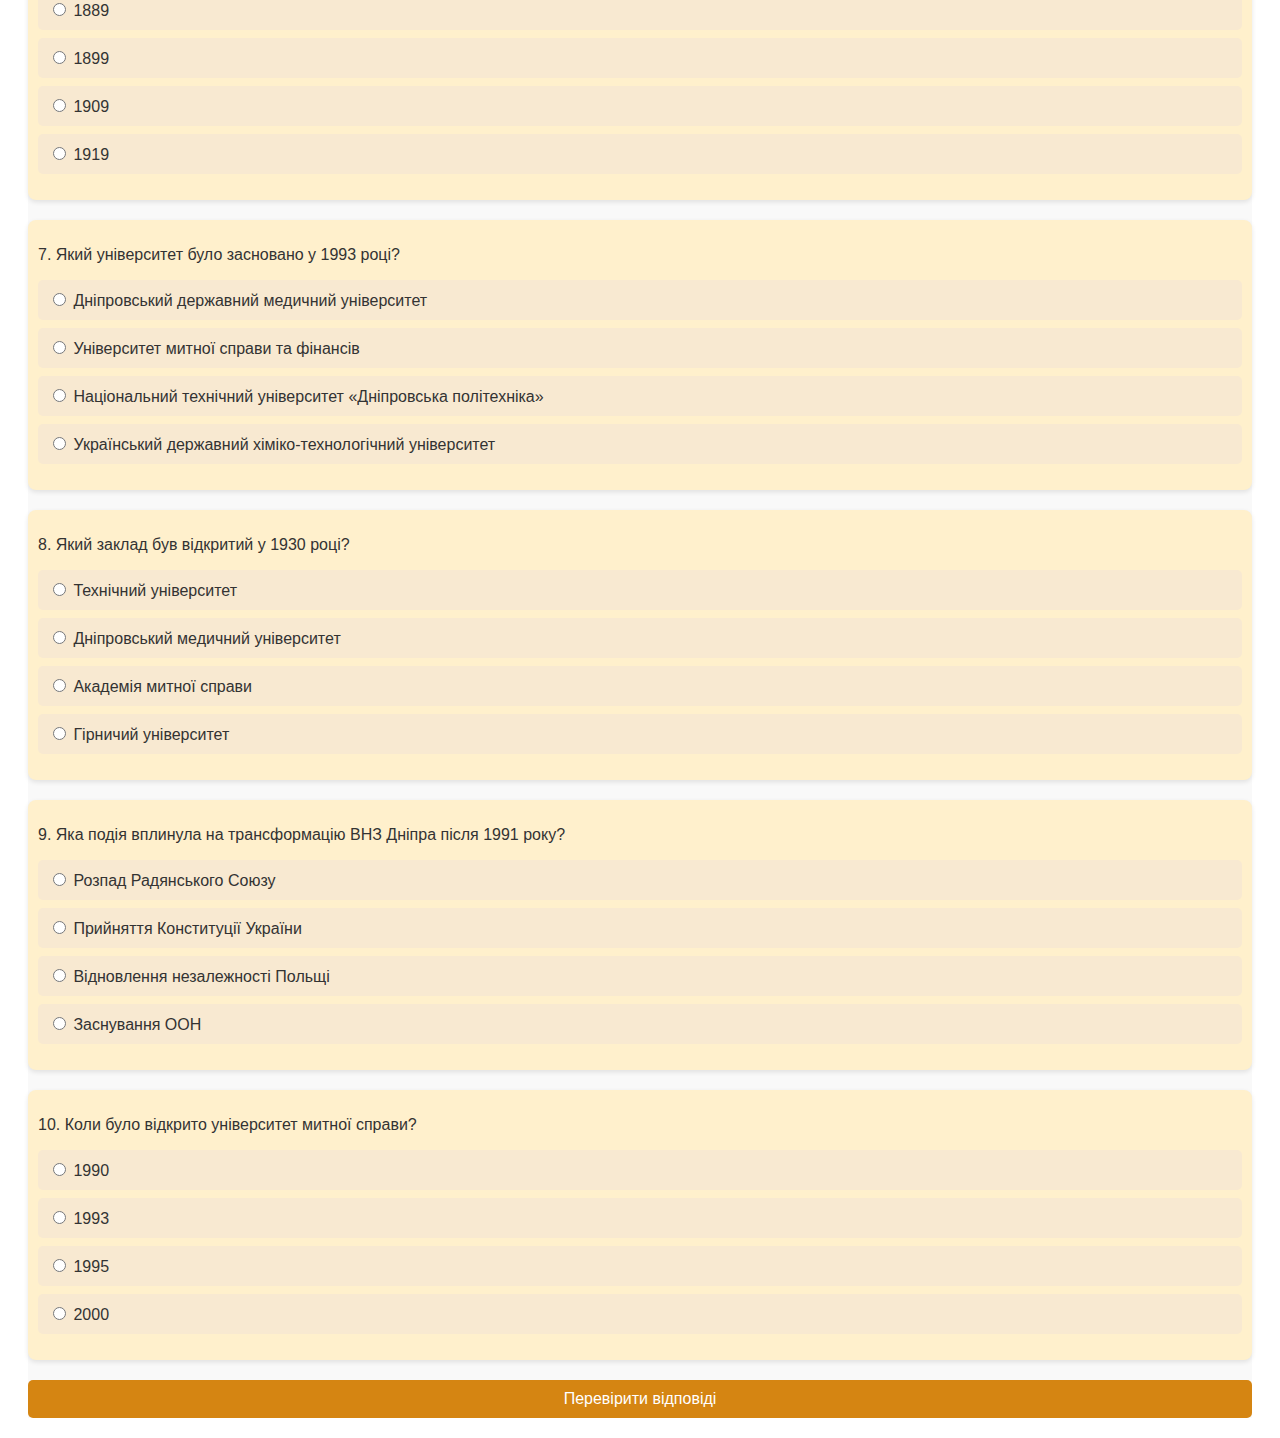
<file: test.html>
<!DOCTYPE html>
<html lang="en">
<head>
    <meta charset="UTF-8">
    <meta name="viewport" content="width=device-width, initial-scale=1.0">
    <title>Тест: Історія вищої освіти в Дніпрі</title>

    <style>
        .body1 {
            font-family: Arial, sans-serif;
            margin: 20px;
            background-color: #f9f9f9;
            color: #333;
        }
        .quiz-container {
            width: 90%;
            max-width: 600px;
            background-color: #fff8e1;
            padding: 20px;
            border-radius: 10px;
            box-shadow: 0 4px 8px rgba(0, 0, 0, 0.2);
        }
        .body1 h1 {
            text-align: center;
            color: #d58512;
        }
        .question {
            margin-bottom: 20px;
            padding: 10px;
            background-color: #fff0cc;
            border-radius: 8px;
            box-shadow: 0 2px 5px rgba(0, 0, 0, 0.1);
        }
        .question h3 {
            margin: 0 0 10px;
        }
        .body1 ul {
            list-style: none;
            padding: 0;
        }
        li {
            background-color: #f8e9d1;
            margin-bottom: 8px;
            padding: 10px;
            border-radius: 5px;
            cursor: pointer;
            transition: background-color 0.3s;
        }
        li:hover {
            background-color: #f4d9b3;
        }
        .correct {
            background-color: #a8e6a2;
        }
        .incorrect {
            background-color: #f4b4b4;
            text-decoration: underline;
        }
        .result {
            margin-top: 20px;
            font-size: 1.2em;
            text-align: center;
            color: #d58512;
        }
        button {
            display: block;
            width: 100%;
            padding: 10px;
            background-color: #d58512;
            color: white;
            font-size: 1em;
            border: none;
            border-radius: 5px;
            cursor: pointer;
            transition: background-color 0.3s;
        }
        button:hover {
            background-color: #b5730e;
        }
        
        /* Styles for modal */
        .modal {
            display: none;
            position: fixed;
            z-index: 1000;
            left: 0;
            top: 0;
            width: 100%;
            height: 100%;
            overflow: auto;
            background-color: rgba(0, 0, 0, 0.4);
        }
        .modal-content {
            background-color: #fff8e1;
            margin: 15% auto;
            padding: 20px;
            border: 1px solid #888;
            width: 80%;
            max-width: 400px;
            text-align: center;
            border-radius: 10px;
            box-shadow: 0 4px 8px rgba(0, 0, 0, 0.2);
        }
        .modal-content h2 {
            color: #d58512;
        }
        .modal-content button {
            margin-top: 20px;
            padding: 10px;
            background-color: #d58512;
            color: white;
            font-size: 1em;
            border: none;
            border-radius: 5px;
            cursor: pointer;
            transition: background-color 0.3s;
        }
        .modal-content button:hover {
            background-color: #b5730e;
        }
    </style>
</head>
<body>
    <div class="body1">
        <h1>Тест: Історія вищої освіти в Дніпрі</h1>
        <div id="quiz" class="quiz"></div>
        <button id="checkButton" onclick="checkAnswers()">Перевірити відповіді</button>
        <div class="result" id="result"></div>
        <button id="retryButton" style="display: none;" onclick="generateQuiz()">Пройти заново</button>
    </div>

    <div id="modal" class="modal">
        <div class="modal-content">
            <h2>Увага!</h2>
            <p>Ви не відповіли на всі запитання. Будь ласка, заповніть усі тести.</p>
            <button onclick="closeModal()">Закрити</button>
        </div>
    </div>

    <script>
        const questionsPool = [
        {
                question: "У якому році був заснований Гірничий інститут у Катеринославі?",
                options: ["1889", "1899", "1909", "1919"],
                answer: 1
            },
            {
                question: "Як називається сучасний Гірничий інститут?",
                options: ["Дніпровський національний університет імені Олеся Гончара", "Національний технічний університет «Дніпровська політехніка»", "Український державний хіміко-технологічний університет", "Дніпровський державний медичний університет"],
                answer: 1
            },
            {
                question: "У якому році був заснований Катеринославський університет?",
                options: ["1908", "1913", "1918", "1923"],
                answer: 2
            },
            {
                question: "Які галузі потребували спеціалістів у радянський період?",
                options: ["Космічна, машинобудівна, хімічна", "Аграрна, текстильна", "Мистецька, туристична", "Лісова, медійна"],
                answer: 0
            },
            {
                question: "У якому році виник Дніпровський державний медичний університет?",
                options: ["1926", "1936", "1946", "1956"],
                answer: 1
            },
            {
                question: "Що сприяло розвитку аерокосмічного напрямку освіти в Дніпрі?",
                options: ["Підтримка міжнародних проєктів", "Виникнення Національного центру аерокосмічної освіти", "Розвиток аграрного сектору", "Підготовка фахівців у медицині"],
                answer: 1
            },
            {
                question: "Яка подія вплинула на трансформацію ВНЗ Дніпра після 1991 року?",
                options: ["Розпад Радянського Союзу", "Прийняття Конституції України", "Відновлення незалежності Польщі", "Заснування ООН"],
                answer: 0
            },
            {
                question: "Який університет було засновано у 1993 році?",
                options: ["Дніпровський державний медичний університет", "Університет митної справи та фінансів", "Національний технічний університет «Дніпровська політехніка»", "Український державний хіміко-технологічний університет"],
                answer: 1
            },
            {
                question: "Що є головною метою сучасних ВНЗ у Дніпрі?",
                options: ["Вивчення історії", "Інтеграція в європейський освітній простір", "Розвиток сільського господарства", "Співпраця з азійськими країнами"],
                answer: 1
            },
            {
                question: "Як ВНЗ міста взаємодіють із місцевими підприємствами?",
                options: ["Забезпечують практичну підготовку студентів", "Проводять спортивні заходи", "Організовують фестивалі", "Проводять розважальні заходи"],
                answer: 0
            },
            {
                question: "Коли був відкритий перший факультет Катеринославського університету?",
                options: ["1905", "1910", "1918", "1921"],
                answer: 2
            },
            {
                question: "Яка роль Гірничого університету в підготовці фахівців для промисловості?",
                options: ["Підготовка виключно науковців", "Навчання керівників підприємств", "Освіта для гірничодобувної галузі", "Спеціалізація в аграрному секторі"],
                answer: 2
            },
            {
                question: "Який навчальний заклад спеціалізується на архітектурі?",
                options: ["Гірничий університет", "Придніпровська академія будівництва та архітектури", "Медичний університет", "Національний університет «Дніпровська політехніка»"],
                answer: 1
            },
            {
                question: "Який напрямок є провідним у Дніпровському національному університеті?",
                options: ["Космічні технології", "Гуманітарні науки", "Аграрна справа", "Архітектура"],
                answer: 0
            },
            {
                question: "Який заклад був відкритий у 1930 році?",
                options: ["Технічний університет", "Дніпровський медичний університет", "Академія митної справи", "Гірничий університет"],
                answer: 0
            },
            {
                question: "Яка кількість студентів була на початку існування Гірничого університету?",
                options: ["500", "200", "50", "100"],
                answer: 2
            },
            {
                question: "Хто був першим ректором Гірничого університету?",
                options: ["Олександр Пол", "Дмитро Менделєєв", "Леонід Лутугін", "Іван Грабовський"],
                answer: 3
            },
            {
                question: "Який університет має найбільшу кількість факультетів?",
                options: ["Гірничий університет", "Національний технічний університет", "Дніпровський державний університет", "Медичний університет"],
                answer: 1
            },
            {
                question: "Коли було відкрито університет митної справи?",
                options: ["1990", "1993", "1995", "2000"],
                answer: 1
            },
            {
                question: "Який факультет у Дніпровському національному університеті є найстарішим?",
                options: ["Фізико-технічний", "Історичний", "Економічний", "Юридичний"],
                answer: 0
            },
            {
                question: "Коли було засновано Придніпровську академію будівництва та архітектури?",
                options: ["1930", "1935", "1940", "1945"],
                answer: 1
            },
            {
                question: "Який університет спеціалізується на підготовці фахівців для металургійної промисловості?",
                options: ["Гірничий університет", "Хіміко-технологічний університет", "Придніпровська академія будівництва та архітектури", "Університет митної справи"],
                answer: 1
            },
            {
                question: "Коли Гірничий університет отримав статус національного?",
                options: ["1990", "1994", "2002", "2010"],
                answer: 2
            },
            {
                question: "Яка кількість іноземних студентів навчається у Дніпровських ВНЗ?",
                options: ["До 1000", "1000-2000", "2000-5000", "Понад 5000"],
                answer: 3
            },
            {
                question: "Який університет співпрацює з Національним космічним агентством України?",
                options: ["Національний університет «Дніпровська політехніка»", "Дніпровський національний університет", "Гірничий університет", "Університет митної справи"],
                answer: 1
            },
            {
                question: "Який навчальний заклад надає освіту з біомедичних технологій?",
                options: ["Дніпровський державний медичний університет", "Придніпровська академія будівництва", "Національний університет «Дніпровська політехніка»", "Хіміко-технологічний університет"],
                answer: 0
            },
            {
                question: "Коли було засновано Український державний хіміко-технологічний університет?",
                options: ["1929", "1932", "1935", "1940"],
                answer: 0
            }
           
        ];

        function shuffleArray(array) {
            for (let i = array.length - 1; i > 0; i--) {
                const j = Math.floor(Math.random() * (i + 1));
                [array[i], array[j]] = [array[j], array[i]];
            }
        }

        function generateQuiz() {
            shuffleArray(questionsPool);
            const quizContainer = document.getElementById("quiz");
            quizContainer.innerHTML = "";
            for (let i = 0; i < 10; i++) {
                const question = questionsPool[i];
                const questionDiv = document.createElement("div");
                questionDiv.className = "question";
                questionDiv.innerHTML = `
                    <p>${i + 1}. ${question.question}</p>
                    <ul class="options">
                        ${question.options.map((option, index) => `<li><input type="radio" name="q${i}" value="${index}"> ${option}</li>`).join("")}
                    </ul>
                `;
                quizContainer.appendChild(questionDiv);
            }
            document.getElementById("checkButton").style.display = "block";
            document.getElementById("retryButton").style.display = "none";
            document.getElementById("result").textContent = "";
        }

        function checkAnswers() {
            let score = 0;
            let unanswered = false;
            for (let i = 0; i < 10; i++) {
                const question = questionsPool[i];
                const options = document.getElementsByName(`q${i}`);
                let answered = false;

                options.forEach(option => {
                    const label = option.parentElement;
                    label.classList.remove("correct", "incorrect");

                    if (parseInt(option.value) === question.answer) {
                        label.classList.add("correct");
                    }

                    if (option.checked) {
                        answered = true;
                        if (parseInt(option.value) === question.answer) {
                            score++;
                        } else {
                            label.classList.add("incorrect");
                        }
                    }
                });

                if (!answered) {
                    unanswered = true;
                }
            }

            if (unanswered) {
                openModal();
                return;
            }

            document.getElementById("result").textContent = `Ваша оцінка: ${score} з 10`;
            document.getElementById("checkButton").style.display = "none";
            document.getElementById("retryButton").style.display = "block";
        }

        function openModal() {
            document.getElementById("modal").style.display = "block";
        }

        function closeModal() {
            document.getElementById("modal").style.display = "none";
        }

        generateQuiz();
        

        function checkAnswers() {
    let score = 0;
    let unanswered = false;

    for (let i = 0; i < 10; i++) {
        const question = questionsPool[i];
        const options = document.getElementsByName(`q${i}`);
        let answered = false;

        options.forEach(option => {
            const label = option.parentElement;
            label.classList.remove("correct", "incorrect");

            if (option.checked) {
                answered = true;
                if (parseInt(option.value) === question.answer) {
                    score++;
                }
            }
        });

        if (!answered) {
            unanswered = true;
        }
    }

    if (unanswered) {
        openModal();
        return;
    }

    
    for (let i = 0; i < 10; i++) {
        const question = questionsPool[i];
        const options = document.getElementsByName(`q${i}`);

        options.forEach(option => {
            const label = option.parentElement;

            if (parseInt(option.value) === question.answer) {
                label.classList.add("correct");
            }

            if (option.checked && parseInt(option.value) !== question.answer) {
                label.classList.add("incorrect");
            }
        });
    }

    document.getElementById("result").textContent = `Ваша оцінка: ${score} з 10`;
    document.getElementById("checkButton").style.display = "none";
    document.getElementById("retryButton").style.display = "block";
}

    </script>
</body>
</html>
</file>
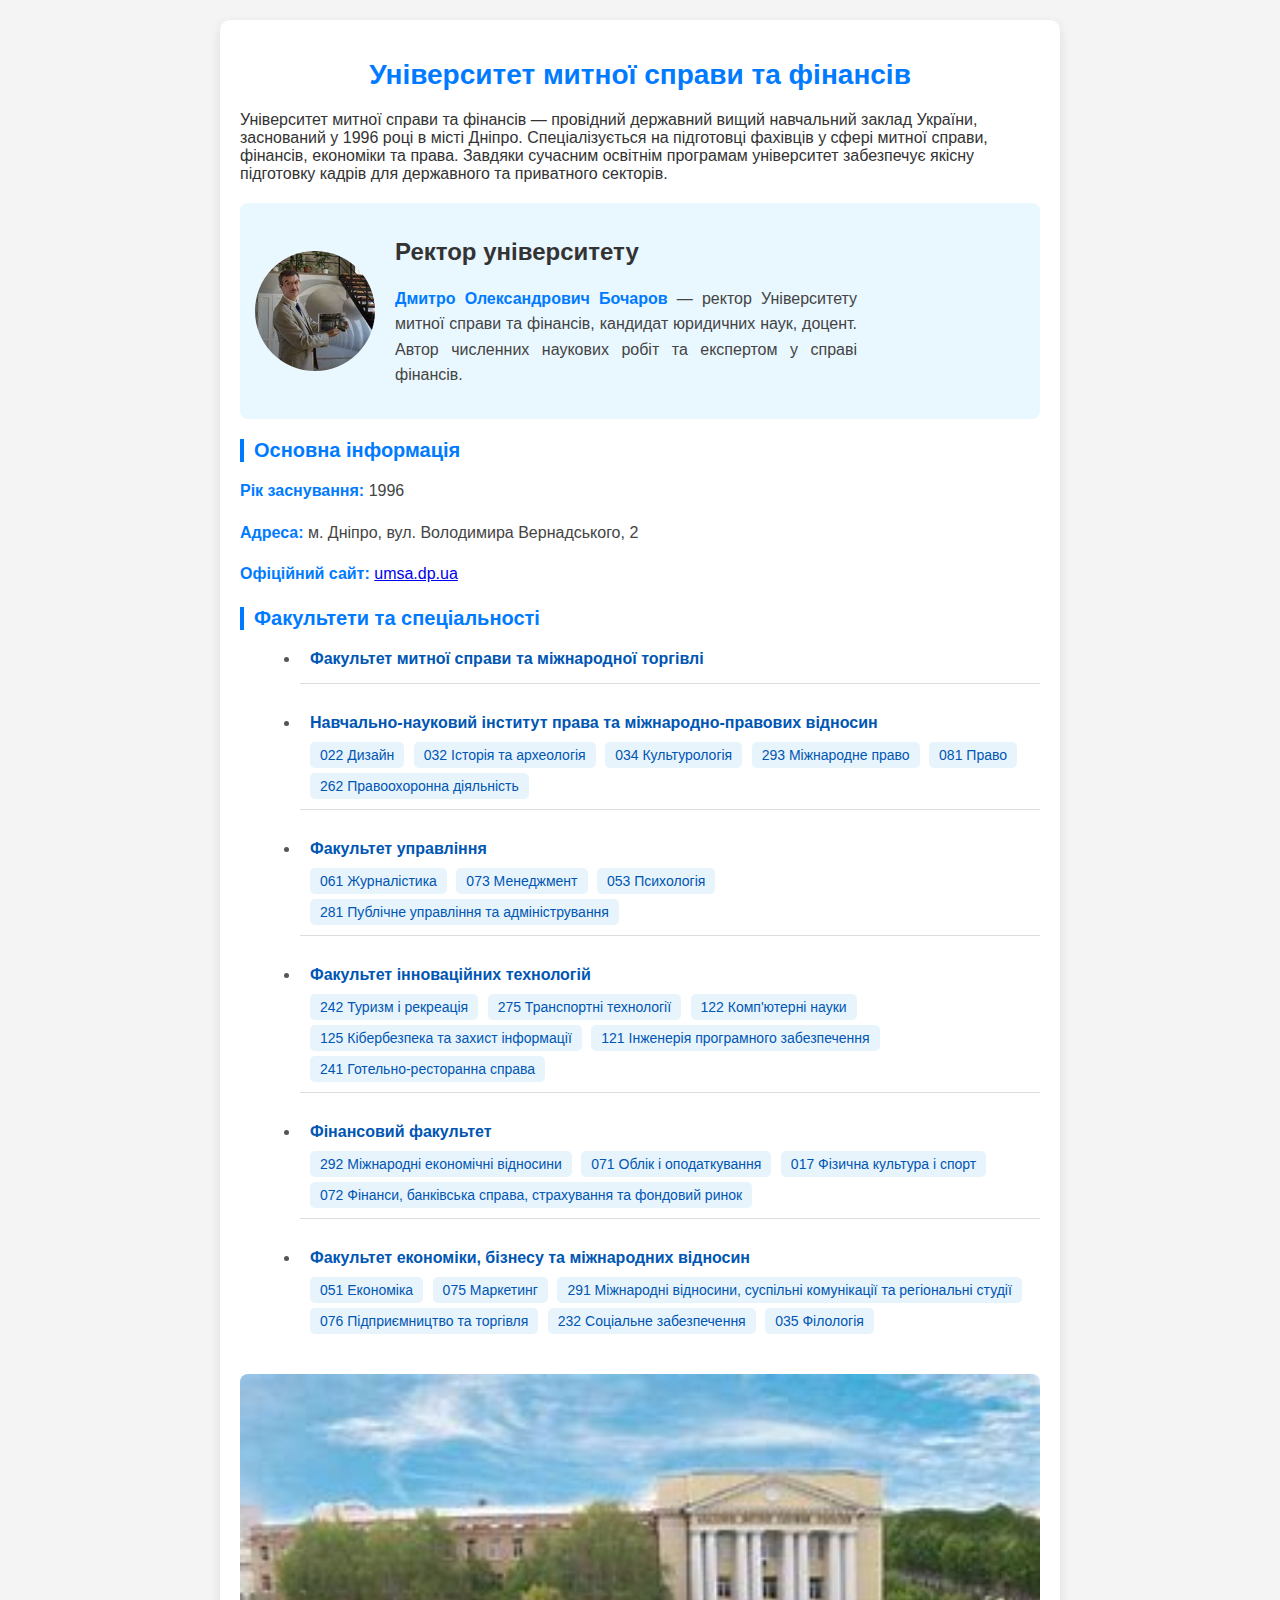
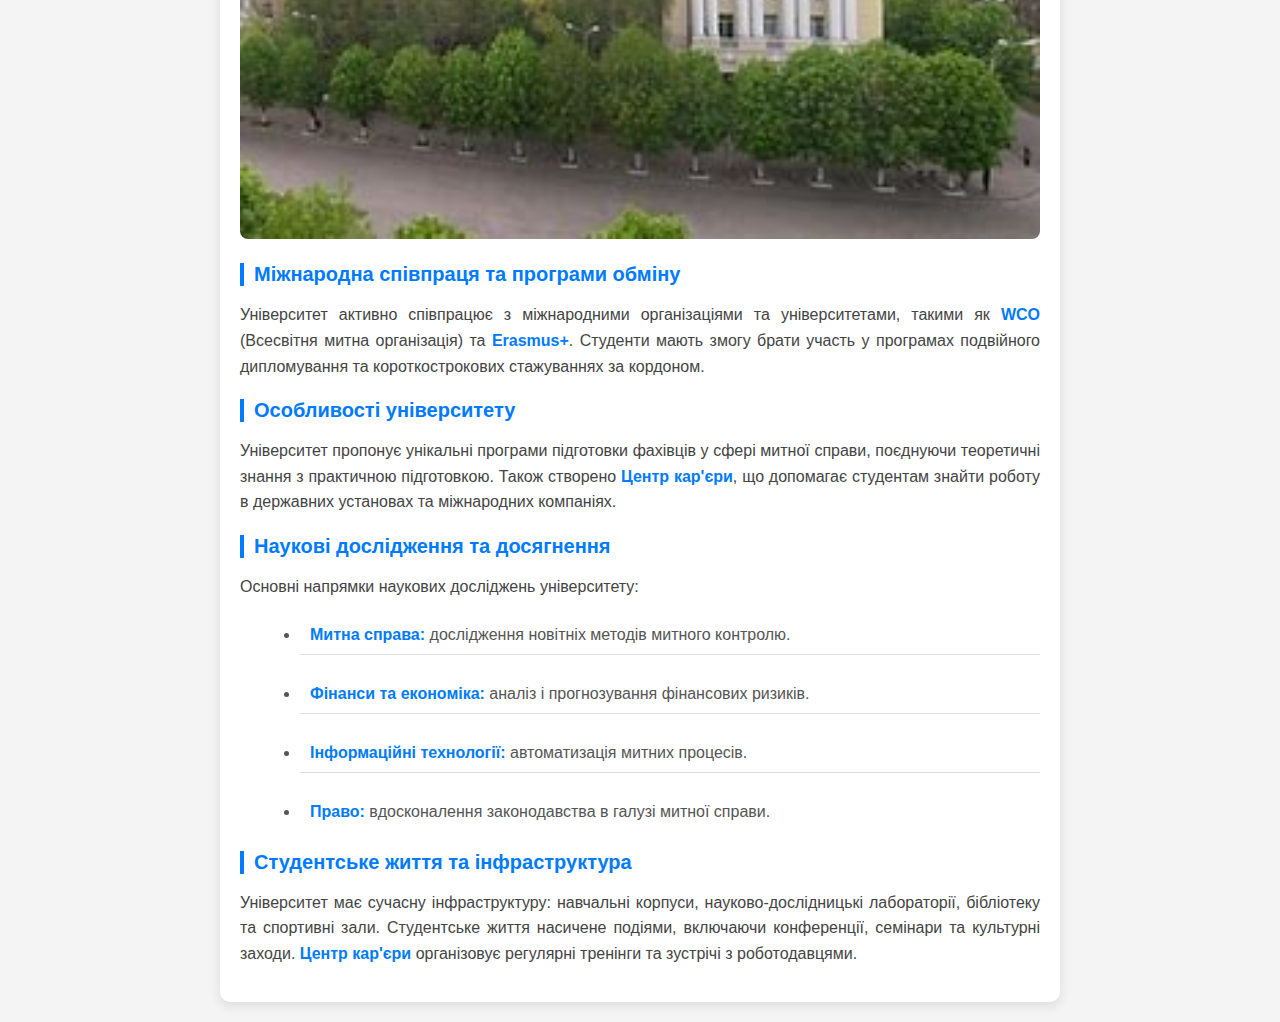
<file: tomogka.html>
<!DOCTYPE html>
<html lang="uk">
<head>
    <meta charset="UTF-8">
    <meta name="viewport" content="width=device-width, initial-scale=1.0">
    <title>Університет митної справи та фінансів</title>
    <style>
        body {
            font-family: Arial, sans-serif;
            background-color: #f4f4f4;
            margin: 0;
            padding: 20px;
            color: #333;
        }

        .container {
            max-width: 800px;
            margin: 0 auto;
            background-color: #fff;
            padding: 20px;
            border-radius: 10px;
            box-shadow: 0 4px 12px rgba(0, 0, 0, 0.1);
        }

        h1 {
            font-size: 28px;
            color: #007bff;
            text-align: center;
            margin-bottom: 20px;
        }

        .intro, .rector-info, .section {
            margin-top: 20px;
        }

        .intro img, .section img {
            width: 100%;
            max-height: 200px;
            object-fit: cover;
            border-radius: 8px;
            margin-top: 10px;
        }

        .section h2 {
            font-size: 20px;
            color: #007bff;
            border-left: 4px solid #007bff;
            padding-left: 10px;
            margin-bottom: 10px;
        }

        .rector-info {
            display: flex;
            align-items: center;
            gap: 20px;
            background-color: #e9f7ff;
            padding: 15px;
            border-radius: 8px;
            margin-top: 20px;
        }

        .rector-info img {
            width: 120px;
            height: 120px;
            border-radius: 50%;
            object-fit: cover;
        }

        .rector-info div {
            max-width: 60%;
        }

        ul {
            list-style-type: disc;
            margin: 10px 0 10px 20px;
            color: #555;
        }

        .section p, .rector-info p {
            text-align: justify;
            line-height: 1.6;
            color: #444;
        }

        .highlight {
            color: #007bff;
            font-weight: bold;
        }

        .section img {
            width: 100%;
            max-height: 1000px;
            object-fit: cover;
            margin-top: 10px;
            border-radius: 8px;
        }





        .faculty-container h2 {
            text-align: center;
            color: #0056b3;
        }

        .faculty-container {
            max-width: 800px;
            margin: 0 auto;
            background-color: #fff;
            padding: 20px;
            border-radius: 10px;
            box-shadow: 0 4px 6px rgba(0, 0, 0, 0.1);
        }

        .faculty-container ul {
            list-style-type: none;
            padding: 0;
        }

        li {
            margin-bottom: 20px;
            padding: 10px;
            border-bottom: 1px solid #ddd;
        }

        li:last-child {
            border-bottom: none;
        }

        .faculty {
            font-weight: bold;
            color: #0056b3;
        }

        .specialties {
            margin-top: 5px;
            color: #555;
        }

        .specialty {
            display: inline-block;
            background-color: #e8f4fc;
            color: #0056b3;
            margin: 5px 5px 0 0;
            padding: 5px 10px;
            border-radius: 5px;
            font-size: 14px;
        }







        @media (max-width: 768px) {
        .container {
            padding: 15px;
        }

        h1 {
            font-size: 24px;
        }

        .rector-info {
            flex-direction: column; /* Перестраиваем в колонку */
            align-items: center;
            gap: 10px;
        }

        .rector-info img {
            width: 100px;
            height: 100px;
        }

        .rector-info div {
            max-width: 100%;
            text-align: center;
        }

        .faculty-container {
            padding: 15px;
        }

        .faculty-container ul {
            padding: 0;
        }

        .faculty-container h2 {
            font-size: 18px;
        }

        .specialty {
            font-size: 13px;
            padding: 5px 8px;
        }
    }

    /* Адаптация для мобильных устройств (ширина до 480px) */
    @media (max-width: 480px) {
        h1 {
            font-size: 20px;
        }

        .container {
            padding: 10px;
        }

        .rector-info img {
            width: 80px;
            height: 80px;
        }

        .rector-info div {
            text-align: center;
            font-size: 14px;
        }

        ul {
            margin: 5px 0 5px 15px;
        }

        .faculty-container ul li {
            margin-bottom: 15px;
        }

        .faculty-container h2 {
            font-size: 16px;
        }

        .specialty {
            font-size: 12px;
            padding: 4px 6px;
        }
    }
    </style>
</head>
<body>

<div class="container">
    <h1>Університет митної справи та фінансів</h1>

    <div class="intro">
        <p>
            Університет митної справи та фінансів — провідний державний вищий навчальний заклад України, заснований у 1996 році в місті Дніпро. Спеціалізується на підготовці фахівців у сфері митної справи, фінансів, економіки та права. Завдяки сучасним освітнім програмам університет забезпечує якісну підготовку кадрів для державного та приватного секторів.
        </p>
    </div>

    <div class="rector-info">
        <img src="Multimedia/OIP.jpg" alt="Ректор Університету митної справи та фінансів">
        <div>
            <h2>Ректор університету</h2>
            <p><span class="highlight">Дмитро Олександрович Бочаров</span> — ректор Університету митної справи та фінансів, кандидат юридичних наук, доцент. Автор численних наукових робіт та експертом у справі фінансів.</p>
        </div>
    </div>

    <div class="section">
        <h2>Основна інформація</h2>
        <p><span class="highlight">Рік заснування:</span> 1996</p>
        <p><span class="highlight">Адреса:</span> м. Дніпро, вул. Володимира Вернадського, 2</p>
        <p><span class="highlight">Офіційний сайт:</span> <a href="https://umsa.dp.ua/" target="_blank">umsa.dp.ua</a></p>
    </div>

    <div class="section">
        <h2>Факультети та спеціальності</h2>
        <ul>
            <li>
                <span class="faculty">Факультет митної справи та міжнародної торгівлі</span>
                <div class="specialties"></div>
            </li>
            <li>
                <span class="faculty">Навчально-науковий інститут права та міжнародно-правових відносин</span>
                <div class="specialties">
                    <span class="specialty">022 Дизайн</span>
                    <span class="specialty">032 Історія та археологія</span>
                    <span class="specialty">034 Культурологія</span>
                    <span class="specialty">293 Міжнародне право</span>
                    <span class="specialty">081 Право</span>
                    <span class="specialty">262 Правоохоронна діяльність</span>
                </div>
            </li>
            <li>
                <span class="faculty">Факультет управління</span>
                <div class="specialties">
                    <span class="specialty">061 Журналістика</span>
                    <span class="specialty">073 Менеджмент</span>
                    <span class="specialty">053 Психологія</span>
                    <span class="specialty">281 Публічне управління та адміністрування</span>
                </div>
            </li>
            <li>
                <span class="faculty">Факультет інноваційних технологій</span>
                <div class="specialties">
                    <span class="specialty">242 Туризм і рекреація</span>
                    <span class="specialty">275 Транспортні технології</span>
                    <span class="specialty">122 Комп'ютерні науки</span>
                    <span class="specialty">125 Кібербезпека та захист інформації</span>
                    <span class="specialty">121 Інженерія програмного забезпечення</span>
                    <span class="specialty">241 Готельно-ресторанна справа</span>
                </div>
            </li>
            <li>
                <span class="faculty">Фінансовий факультет</span>
                <div class="specialties">
                    <span class="specialty">292 Міжнародні економічні відносини</span>
                    <span class="specialty">071 Облік і оподаткування</span>
                    <span class="specialty">017 Фізична культура і спорт</span>
                    <span class="specialty">072 Фінанси, банківська справа, страхування та фондовий ринок</span>
                </div>
            </li>
            <li>
                <span class="faculty">Факультет економіки, бізнесу та міжнародних відносин</span>
                <div class="specialties">
                    <span class="specialty">051 Економіка</span>
                    <span class="specialty">075 Маркетинг</span>
                    <span class="specialty">291 Міжнародні відносини, суспільні комунікації та регіональні студії</span>
                    <span class="specialty">076 Підприємництво та торгівля</span>
                    <span class="specialty">232 Соціальне забезпечення</span>
                    <span class="specialty">035 Філологія</span>
                </div>
            </li>
        </ul>
        
        <img src="Multimedia/OIP (1).jpg" alt="Корпус Університету митної справи та фінансів">
    </div>

    <div class="section">
        <h2>Міжнародна співпраця та програми обміну</h2>
        <p>Університет активно співпрацює з міжнародними організаціями та університетами, такими як <span class="highlight">WCO</span> (Всесвітня митна організація) та <span class="highlight">Erasmus+</span>. Студенти мають змогу брати участь у програмах подвійного дипломування та короткострокових стажуваннях за кордоном.</p>
    </div>

    <div class="section">
        <h2>Особливості університету</h2>
        <p>Університет пропонує унікальні програми підготовки фахівців у сфері митної справи, поєднуючи теоретичні знання з практичною підготовкою. Також створено <span class="highlight">Центр кар'єри</span>, що допомагає студентам знайти роботу в державних установах та міжнародних компаніях.</p>
    </div>

    <div class="section">
        <h2>Наукові дослідження та досягнення</h2>
        <p>Основні напрямки наукових досліджень університету:</p>
        <ul>
            <li><span class="highlight">Митна справа:</span> дослідження новітніх методів митного контролю.</li>
            <li><span class="highlight">Фінанси та економіка:</span> аналіз і прогнозування фінансових ризиків.</li>
            <li><span class="highlight">Інформаційні технології:</span> автоматизація митних процесів.</li>
            <li><span class="highlight">Право:</span> вдосконалення законодавства в галузі митної справи.</li>
        </ul>
    </div>

    <div class="section">
        <h2>Студентське життя та інфраструктура</h2>
        <p>Університет має сучасну інфраструктуру: навчальні корпуси, науково-дослідницькі лабораторії, бібліотеку та спортивні зали. Студентське життя насичене подіями, включаючи конференції, семінари та культурні заходи. <span class="highlight">Центр кар'єри</span> організовує регулярні тренінги та зустрічі з роботодавцями.</p>
    </div>
</div>

</body>
</html>
</file>
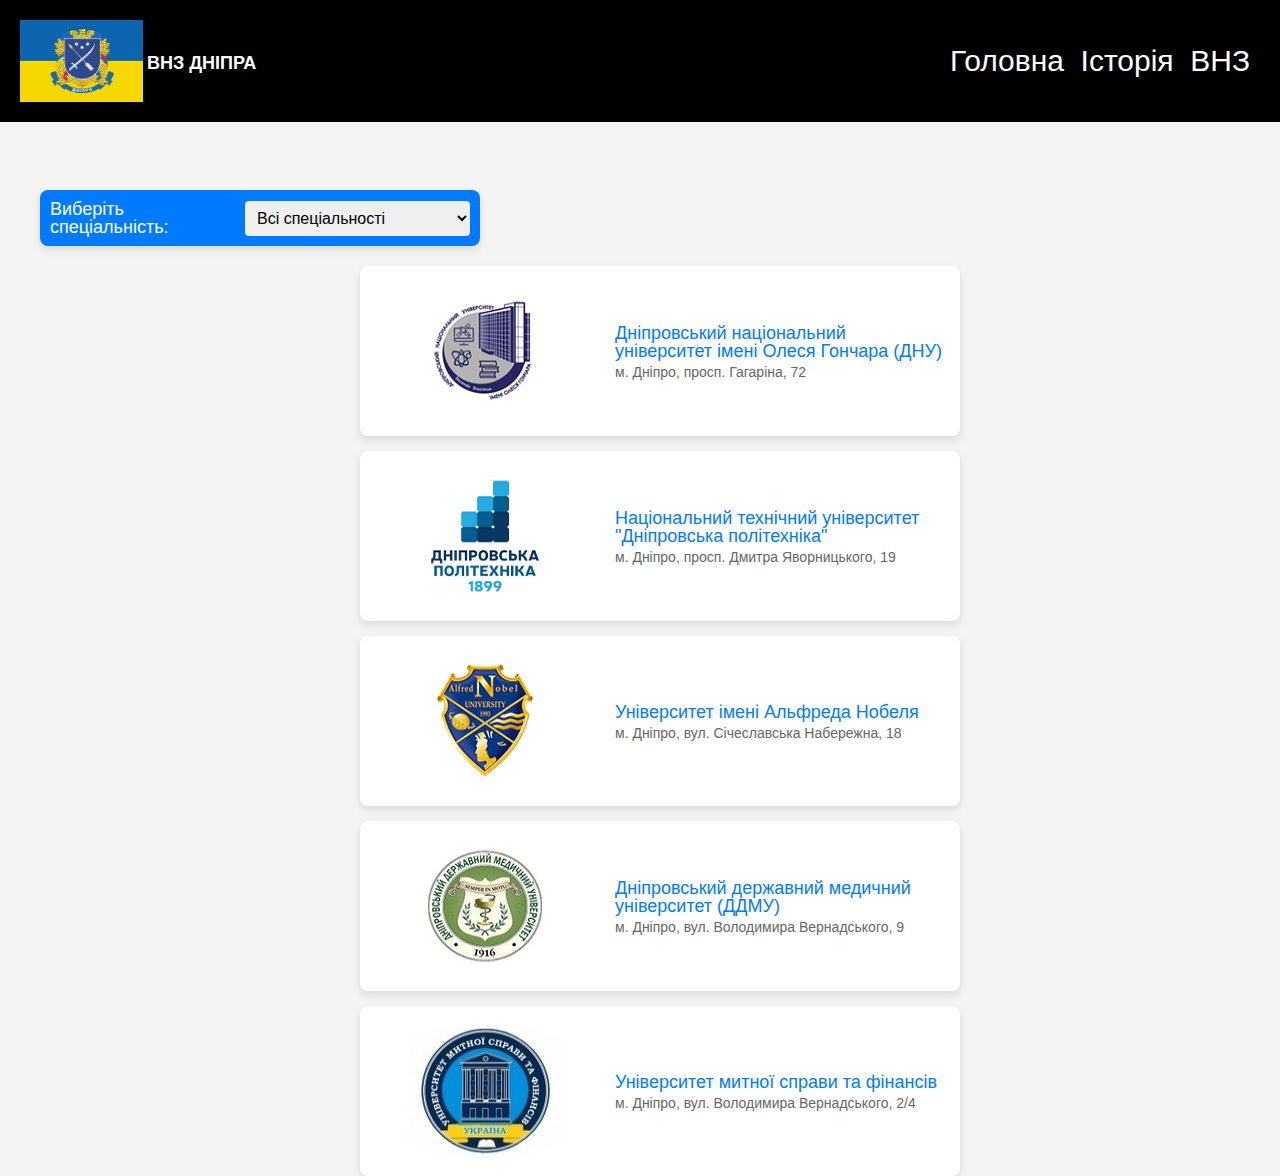
<file: vnz.html>
<!DOCTYPE html>
<html lang="en">
<head>
    <meta charset="UTF-8">
    <meta name="viewport" content="width=device-width, initial-scale=1.0">
    <link rel="stylesheet" href="vnz.css">
    <title>University Filter</title>
    
</head>

<header class="head1">
        
        
            



<body>
    <div class="zagolovok_body">

            
        <a href="index.html" class="obnov">
            <img src="Multimedia/Gerb.jpg" alt="" class="zagimg1">
        <h2 class="zagmin">ВНЗ ДНІПРА</h2>
        </a>
    
        <div class="head_lev">
            <div class="header__menu menu">
                <div class="menu__burger">
                    <span></span>
                    <span></span>
                    <span></span>
                </div>
                <nav class="menu__body">
                    
                    <ul class="menu__list">
                        <li class="menu__item"><a class="menu__link" href="index.html">Головна</a></li>
                        <li class="menu__item"><a class="menu__link" href="history.html">Історія</a></li>
                        <li class="menu__item"><a class="menu__link" href="vnz.html">ВНЗ</a></li>
                    </ul>
                </nav>
            </div>
            
            
            
            
        </div>
    </div>


</header>

    <div class="filter-container">
        <label for="specialty-filter">Виберіть спеціальність:</label>
        <select id="specialty-filter">
            <option value="all">Всі спеціальності</option>
            <option value="computer-science">Комп'ютерні науки</option>
            <option value="engineering">Інженерія</option>
            <option value="medicine">Медицина</option>
            <option value="economics">Економіка</option>
            <option value="customs-finance">Митна справа та фінанси</option>
        </select>
    </div>

    <div class="university-list">
        <a target="_blank" href="dnu.html" class="university" data-specialty="computer-science economics engineering">
            <img src="Multimedia/dnu-208_m.png" alt="ДНУ">
            <div class="university-info">
                <h3>Дніпровський національний університет імені Олеся Гончара (ДНУ)</h3>
                <p>м. Дніпро, просп. Гагаріна, 72</p>
            </div>
        </a>

        <a target="_blank" href="politeh.html" class="university" data-specialty="engineering computer-science">
            <img src="Multimedia/Nacionalnij_TU_Dniprovska_politehnika-120_m.png" alt="Дніпровська політехніка">
            <div class="university-info">
                <h3>Національний технічний університет "Дніпровська політехніка"</h3>
                <p>м. Дніпро, просп. Дмитра Яворницького, 19</p>
            </div>
        </a>

        <a target="_blank" href="nobelia.html" class="university" data-specialty="economics">
            <img src="Multimedia/UNIVERSITET_IMENI_ALFREDA_NOBELYa-212_m.png" alt="Університет Альфреда Нобеля">
            <div class="university-info">
                <h3>Університет імені Альфреда Нобеля</h3>
                <p>м. Дніпро, вул. Січеславська Набережна, 18</p>
            </div>
        </a>

        <a target="_blank" href="meduchnuy.html" class="university" data-specialty="medicine">
            <img src="Multimedia/ddmu1-202_m.png" alt="ДДМУ">
            <div class="university-info">
                <h3>Дніпровський державний медичний університет (ДДМУ)</h3>
                <p>м. Дніпро, вул. Володимира Вернадського, 9</p>
            </div>
        </a>

        <a target="_blank" href="tomogka.html" class="university" data-specialty="customs-finance">
            <img src="Multimedia/Митспарви.jpg" alt="Університет митної справи та фінансів">
            <div class="university-info">
                <h3>Університет митної справи та фінансів</h3>
                <p>м. Дніпро, вул. Володимира Вернадського, 2/4</p>
            </div>
        </a>
    </div>

    <script>
        const filter = document.getElementById('specialty-filter');
        const universities = document.querySelectorAll('.university');

        filter.addEventListener('change', () => {
            const selectedSpecialty = filter.value;

            universities.forEach(university => {
                const specialties = university.dataset.specialty.split(' ');
                if (selectedSpecialty === 'all' || specialties.includes(selectedSpecialty)) {
                    university.style.display = 'flex';
                } else {
                    university.style.display = 'none';
                }
            });
        });

       
const menu = document.querySelector('.menu__body');
const menuBtn = document.querySelector('.menu__burger');

const body = document.body;

if (menu && menuBtn){
    menuBtn.addEventListener('click',() => {
        menu.classList.toggle('active')
        menuBtn.classList.toggle('active')
        body.classList.toggle('lock')
    })
}
    </script>
</body>
</html>
</file>
<file: style.css>
/*Обнуление*/
*{
	padding: 0;
	margin: 0;
	border: 0;
}
*,*:before,*:after{
	-moz-box-sizing: border-box;
	-webkit-box-sizing: border-box;
	box-sizing: border-box;
}
:focus,:active{outline: none;}
a:focus,a:active{outline: none;}
nav,footer,header,aside{display: block;}
html,body{
	height: 100%;
	width: 100%;
	font-size: 100%;
	line-height: 1;
	font-size: 14px;
	-ms-text-size-adjust: 100%;
	-moz-text-size-adjust: 100%;
	-webkit-text-size-adjust: 100%;
}
input,button,textarea{font-family:inherit;}
input::-ms-clear{display: none;}
button{cursor: pointer;}
button::-moz-focus-inner {padding:0;border:0;}
a, a:visited{text-decoration: none;}
a:hover{text-decoration: none;}
ul li{list-style: none;}
img{vertical-align: top;}
h1,h2,h3,h4,h5,h6{font-size:inherit;font-weight: 400;}

.obnov{
    background-color: black;
}

.head1{
    
   /* background: url(fon1.jpg) 0 0/ 100% 100% no-repeat scroll; */
    text-align: center;
    padding-top: 150px;
    width: 100%;
    height: 100%;
}

.zagolovok_body{
    position: relative;
    z-index: 2;
    display: flex;
    justify-content: space-between;
    align-items: center;
    background-color: black;
    position: fixed;
    width: 100%;
    top: 0;
    left: 0;
    z-index: 50;
    padding: 20px 20px;
}
/*
.zagolovok{
    position: fixed;
    width: 100%;
    top: 0;
    left: 0;
    z-index: 50;
   

    
    padding: 20px 20px;
}
    */
.zagolovok::before{
    content: '';
    position: absolute;
    top: 0;
    left: 0;
    width: 100%;
    height: 100%;
    background-color: rgb(0, 0, 0);
    
}
.zagmin{
    display: inline-block;
    padding-top: 34px;
    font-weight: 700;
    font-size: large;
    color: white;
}
.zagimg1{
    display: inline-block;
    width: 123px;
    height: 82px;
    
}
/*
.zag1{
    text-align: center;
    color: white;
    padding-top: 20%;
    font-weight: 1000;
    font-size: 100px;
    font-family: 'Courier New', Courier, monospace;
    
}
    */
.body1{
    background-color: rgb(0, 0, 0);
    /*box-shadow: 0px 0px 100px  rgb(0, 0, 0);*/
    
}
.p1{
    color: white;
    display: inline-block;
    font-size: 15px;
    font-weight: 600;
}
.zag2{
    color: white;
    display: inline-block;
    font-weight: 700;
    font-size: 35px;
    padding-bottom: 20px;
}
.zagimg2{
    display: inline-block;
    
}
.body1_vnutr{  
    padding: 50px 100px 50px 300px;
    display: grid;
    grid-template-columns: 300px 500px;

}
.lupa{
    display: inline-block;
    width: 30px;
    height: 30px;
    
}
.search{
    display: inline-block;
    background-color: rgb(0, 0, 0);
    text-align: center;
    
}
.search_text{
    display: inline-block;
    color: white;
    font-size: 30px;
}
.search_input{
    width: 300px;
    height: 40px;
    background-color: rgb(216, 216, 216);
}
.line_animr{
    display: inline-block;
    border-radius: 50px;
    width: 1px;
    height: 5px;
    background-color: rgb(255, 136, 0);
    animation-name: liner;
    animation-duration: 2.5s;
    
}
.line_animl{
    display: inline-block;
    border-radius: 50px;
    width: 1px;
    height: 5px;
    background-color: rgb(255, 136, 0);
    animation-name: linel;
    animation-duration: 2.5s;
    
}
@keyframes linel{

    0%{
        width: 0px;
    }
    100%{
        width: 570px;
    }

}
@keyframes liner{

    0%{
        width: 0px;
    }
    100%{
        width: 570px;
    }
}
.head2{
    display: flex;
    justify-content: space-between;
    align-items: center;
}
.butist{
    display: inline-block;
    margin-top: 10px;
    padding: 5px;
    background-color: rgb(0, 0, 0);
    color: white;
    font-size: 20px;
}

.arrowr{
    margin-top: 11px;
    width: 30px;
    height: 30px;
    
}
.person {
    background-color: #eeeeee;
    padding: 15px;
    margin: 10px 0;
    border: 1px solid #ccc;
    border-radius: 5px;
}
.person h2 {
    margin-top: 0;
    color: #444;
}
.body2_vnutr{
    display: grid;
    grid-template-columns: repeat(auto-fit, minmax(300px, 1fr));
    gap: 20px;
    margin: 20px auto;
    max-width: 1200px;
    
}
.body2{
    font-family: Arial, sans-serif;
    
}
.body2_vnutr p{
    font-size: 15px;
}

.body2_vnutr img{
    width: 100%;
    height: 350px;
}
.body2_vnutr h2{
    padding: 10px;
    text-align: center;
    font-size: 30px;

}
.body2_zag{
    margin: 40px;
    text-align: center;
    font-size: 70px;
}
.head_lev{
    display: flex;
    justify-content: space-between;
}

.header__menu{
    
    padding: 20px 10px 20px 10px;
}
.menu__list a{
    color: white;
    text-decoration: none;
    display: block;
    @media (max-width: 768px){
        font-size: 50px;
    line-height: 100px;
    }
    
}
.menu__link:hover{
    text-decoration: underline;
}
.menu__list{
    display: flex;
    justify-content: space-between;
    width: 300px;
    font-size: 30px;
    @media (max-width: 768px){
        flex-direction: column;
        margin: auto;
        
    }
}
.menu__body{
    @media (max-width: 768px) {
        position: absolute;
        top: 0;
        left: -100%;
        height: 100vh;
        width: 100%;
        background-color: black;
        display: flex;
        transition: all .2s;
    }
}
.menu__burger{
    display: none;
    @media (max-width: 768px){
        display: block;
        width: 30px;
        height: 18px;
    
        position: relative;
        z-index: 5;
        cursor: pointer;
    }
    

}
.menu__burger.active span{
    transform: scale(0);
}
.menu__burger.active :first-child{
    transform: rotate(-45deg);
    top: calc(50%);
    
}
.menu__burger.active :last-child{
    transform: rotate(45deg);
    bottom: calc(50%);
}
.menu__burger span{
    position: absolute;
    top: calc(50% - 1px);
    left: 0;
    width: 100%;
    height: 2px;
    background-color: white;
}
.menu__burger :first-child{
    top: 0;
    
}
.menu__burger :last-child{
    top: auto;
    bottom: 0;
}
.menu__body.active{
    left: 0;
}
body.lock{
    overflow: hidden;
}



.slider {
    margin-top: 100px;
    margin-left: 15%;
    
    width: 90%;
    max-width: 1200px;
    overflow: hidden;
    position: relative;
    background: #fff;
    box-shadow: 0 4px 10px rgba(0, 0, 0, 0.1);
    border-radius: 10px;
    display: flex;
    align-items: center;
}

.slides {
    display: flex;
    transition: transform 0.5s ease-in-out;
    width: 100%;
    
}

.slide {
    display: flex;
    align-items: center;
    justify-content: space-between;
    width: 100%;
    box-sizing: border-box;
    padding: 20px;
    flex-shrink: 0;
}

.slide img {
    width: 40%;
    max-height: 600px;
    object-fit: cover;
    border-radius: 10px;
}

.slide-content {
    width: 55%;
    text-align: left;
}

.slide-content h2 {
    font-size: 30px;
    font-weight: bold;
    color: #333;
    margin-bottom: 10px;
}

.slide-content h3 {
    font-size: 26px;
    font-weight: 500;
    color: #555;
    margin-bottom: 15px;
    line-height: 1.4;
}

.slide-content .info {
    font-size: 20px;
    line-height: 1.5;
    color: #666;
    text-align: justify;
}

.navigation {
    position: absolute;
    top: 50%;
    width: 100%;
    display: flex;
    justify-content: space-between;
    transform: translateY(-50%);
    pointer-events: none;
}

.navigation button {
    background-color: rgba(0, 0, 0, 0.5);
    color: #fff;
    border: none;
    padding: 10px 20px;
    cursor: pointer;
    font-size: 18px;
    border-radius: 50%;
    pointer-events: auto;
}

.navigation button:hover {
    background-color: rgba(0, 0, 0, 0.8);
}

.navigation button:focus {
    outline: none;
}







@media (max-width: 768px) {
    

    .body1_vnutr {
        padding: 20px;
        grid-template-columns: 1fr;
        gap: 20px;
    }

    .zag2 {
        font-size: 24px;
    }

    .p1 {
        font-size: 14px;
    }

    .slider {
        margin: 20px auto;
        width: 100%;
    }

    .slide img {
        width: 100%;
        max-height: 300px;
    }

    .slide-content {
        width: 100%;
        text-align: center;
        padding: 10px;
    }

    .slide-content h2 {
        font-size: 20px;
    }

    .slide-content h3 {
        font-size: 18px;
    }

    .slide-content .info {
        font-size: 14px;
    }

    .navigation button {
        padding: 8px 15px;
        font-size: 16px;
    }
}

@media (max-width: 480px) {
    

    .body1_vnutr {
        padding: 10px;
    }

    .zag2 {
        font-size: 18px;
    }

    .p1 {
        font-size: 12px;
    }

    .slider {
        margin: 10px auto;
        width: 100%;
    }

    .slide-content {
        font-size: 12px;
    }
}







@media (max-width: 672px) {
    .body1_vnutr {
        grid-template-columns: 1fr; /* Одна колонка */
        gap: 20px; /* Промежуток между элементами */
        padding: 10px; /* Уменьшаем отступы */
    }

    .zagimg2 {
        width: 100%; /* Изображение растягивается на ширину родителя */
        height: auto; /* Сохраняется пропорция */
    }

    .zag2 {
        font-size: 18px; /* Уменьшаем размер заголовка */
        text-align: center; /* Центрируем текст */
    }

    .p1 {
        font-size: 14px; /* Уменьшаем шрифт */
        text-align: justify; /* Для лучшего отображения текста */
    }

    .perehod_history {
        display: flex;
        flex-direction: column; /* Элементы выстраиваются вертикально */
        align-items: center;
        gap: 5px; /* Добавляем отступы между элементами */
    }

    .arrowr {
        width: 20px; /* Уменьшаем размер стрелки */
        height: 20px;
    }

    .butist {
        font-size: 16px; /* Уменьшаем размер текста кнопки */
    }
}






@media (max-width: 672px) {
    .slider {
        width: 100%; /* Растягиваем слайдер на ширину */
        margin: 10px auto;
    }

    .slide {
        flex-direction: column; /* Элементы внутри слайдов выстраиваются вертикально */
        align-items: center; /* Центрируем содержимое */
        padding: 10px; /* Уменьшаем внутренние отступы */
    }

    .slide img {
        width: 90%; /* Изображение занимает 90% ширины слайдера */
        max-height: 200px; /* Ограничиваем высоту */
        object-fit: contain; /* Уменьшаем обрезку изображения */
    }

    .slide-content {
        width: 100%; /* Контент занимает всю ширину */
        text-align: center; /* Центрируем текст */
    }

    .slide-content h2 {
        font-size: 16px; /* Уменьшаем заголовок */
    }

    .slide-content h3 {
        font-size: 14px; /* Уменьшаем подзаголовок */
    }

    .slide-content .info {
        font-size: 12px; /* Уменьшаем основной текст */
    }
}







.head2_img {
    display: block; /* Убираем возможные inline-отступы */
    max-width: 100%; /* Изображение адаптируется к ширине контейнера */
    height: auto; /* Сохраняем пропорции */
    margin: 0 auto; /* Центрируем изображение */
    padding: 0; /* Убираем любые внутренние отступы */
}

/* Адаптация для мобильных устройств */
@media (max-width: 768px) {
    .head2_img {
        max-width: 90%; /* Изображение занимает 90% ширины экрана */
        margin: 0 auto; /* Центрируем изображение */
    }
}
</file>
<file: histiry.css>
/*Обнуление*/
*{
	padding: 0;
	margin: 0;
	border: 0;
}
*,*:before,*:after{
	-moz-box-sizing: border-box;
	-webkit-box-sizing: border-box;
	box-sizing: border-box;
}
:focus,:active{outline: none;}
a:focus,a:active{outline: none;}
nav,footer,header,aside{display: block;}
html,body{
	height: 100%;
	width: 100%;
	font-size: 100%;
	line-height: 1;
	font-size: 14px;
	-ms-text-size-adjust: 100%;
	-moz-text-size-adjust: 100%;
	-webkit-text-size-adjust: 100%;
}
input,button,textarea{font-family:inherit;}
input::-ms-clear{display: none;}
button{cursor: pointer;}
button::-moz-focus-inner {padding:0;border:0;}
a, a:visited{text-decoration: none;}
a:hover{text-decoration: none;}
ul li{list-style: none;}
img{vertical-align: top;}
h1,h2,h3,h4,h5,h6{font-size:inherit;font-weight: 400;}


body {
    font-family: Arial, sans-serif;
    background-color: #f4f4f4;
    color: #333;
    margin: 20px;
    line-height: 1.6;
}

.container {
    max-width: 800px;
    margin: 0 auto;
    padding: 20px;
    background-color: #fff;
    border-radius: 8px;
    box-shadow: 0 4px 8px rgba(0, 0, 0, 0.1);
}

.container h1 {
    font-size: 24px;
    text-align: center;
    color: #333;
    margin-bottom: 20px;
}

.container h2 {
    font-size: 20px;
    color: #444;
    margin-top: 20px;
    margin-bottom: 10px;
    border-left: 4px solid #007bff;
    padding-left: 10px;
}

p {
    text-align: justify;
    margin: 10px 0;
}

.container ul {
    list-style-type: none;
    padding-left: 0;
}

.container ul li {
    padding: 10px;
    background-color: #f9f9f9;
    border-left: 4px solid #007bff;
    margin-bottom: 5px;
    border-radius: 5px;
}

.container ul li::before {
    content: "• ";
    color: #007bff;
    font-weight: bold;
}

.highlight {
    color: #007bff;
    font-weight: bold;
}

.summary {
    margin-top: 20px;
    padding: 15px;
    background-color: #e9f7ff;
    border-left: 4px solid #007bff;
    border-radius: 5px;
}

.buttonnext {
    display: inline-block;
    padding: 12px 24px;
    background-color: #007bff;
    color: #fff;
    font-size: 16px;
    font-weight: bold;
    text-decoration: none;
    border-radius: 8px;
    box-shadow: 0 4px 8px rgba(0, 0, 0, 0.2);
    transition: background-color 0.3s ease, transform 0.3s ease;
}

.buttonnext:hover {
    background-color: #0056b3;
    transform: scale(1.05);
    box-shadow: 0 6px 12px rgba(0, 0, 0, 0.3);
}

.buttonzovn {
    border: none;
    background: none;
    
}
.buttonzovn1{
    padding: 20px 0px;
    
    text-align: center;
}






.obnov{
    background-color: black;
}

.head1{
    
   
    text-align: center;
    padding-top: 150px;
    width: 100%;
    
}

.zagolovok_body{
    position: relative;
    z-index: 2;
    display: flex;
    justify-content: space-between;
    align-items: center;
    background-color: black;
    position: fixed;
    width: 100%;
    top: 0;
    left: 0;
    z-index: 50;
    padding: 20px 20px;
}

.zagolovok::before{
    content: '';
    position: absolute;
    top: 0;
    left: 0;
    width: 100%;
    height: 100%;
    background-color: rgb(0, 0, 0);
    
}
.zagmin{
    display: inline-block;
    padding-top: 34px;
    font-weight: 700;
    font-size: large;
    color: white;
}
.zagimg1{
    display: inline-block;
    width: 123px;
    height: 82px;
    
}

.lupa{
    display: inline-block;
    width: 30px;
    height: 30px;
    
}
.search{
    display: inline-block;
    background-color: rgb(0, 0, 0);
    text-align: center;
    
}
.search_text{
    display: inline-block;
    color: white;
    font-size: 30px;
}
.search_input{
    width: 300px;
    height: 40px;
    background-color: rgb(216, 216, 216);
}
.head_lev{
    display: flex;
    justify-content: space-between;
}


.header__menu{
    
    padding: 20px 10px 20px 10px;
}
.menu__list a{
    color: white;
    text-decoration: none;
    display: block;
    @media (max-width: 768px){
        font-size: 50px;
    line-height: 100px;
    }
    
}
.menu__link:hover{
    text-decoration: underline;
}
.menu__list{
    display: flex;
    justify-content: space-between;
    width: 300px;
    font-size: 30px;
    @media (max-width: 768px){
        flex-direction: column;
        margin: auto;
        
    }
}
.menu__body{
    @media (max-width: 768px) {
        position: absolute;
        top: 0;
        left: -100%;
        height: 100vh;
        width: 100%;
        background-color: black;
        display: flex;
        transition: all .2s;
    }
}
.menu__burger{
    display: none;
    @media (max-width: 768px){
        display: block;
        width: 30px;
        height: 18px;
    
        position: relative;
        z-index: 5;
        cursor: pointer;
    }
    

}
.menu__burger.active span{
    transform: scale(0);
}
.menu__burger.active :first-child{
    transform: rotate(-45deg);
    top: calc(50%);
    
}
.menu__burger.active :last-child{
    transform: rotate(45deg);
    bottom: calc(50%);
}
.menu__burger span{
    position: absolute;
    top: calc(50% - 1px);
    left: 0;
    width: 100%;
    height: 2px;
    background-color: white;
}
.menu__burger :first-child{
    top: 0;
    
}
.menu__burger :last-child{
    top: auto;
    bottom: 0;
}
.menu__body.active{
    left: 0;
}
body.lock{
    overflow: hidden;
}








/* Глобальные стили для адаптации */
html, body {
    margin: 0;
    padding: 0;
    overflow-x: hidden; /* Убираем горизонтальный скролл */
}

.container {
    max-width: 90%; /* Уменьшаем ширину на мобильных */
    margin: 20px auto;
    padding: 10px;
}



/* Адаптация для устройств шириной до 480px */
@media (max-width: 480px) {
    .container {
        max-width: 95%;
        padding: 5px;
    }

    
}
</file>
<file: vnz.css>
/*Обнуление*/
*{
	padding: 0;
	margin: 0;
	border: 0;
}
*,*:before,*:after{
	-moz-box-sizing: border-box;
	-webkit-box-sizing: border-box;
	box-sizing: border-box;
}
:focus,:active{outline: none;}
a:focus,a:active{outline: none;}
nav,footer,header,aside{display: block;}
html,body{
	height: 100%;
	width: 100%;
	font-size: 100%;
	line-height: 1;
	font-size: 14px;
	-ms-text-size-adjust: 100%;
	-moz-text-size-adjust: 100%;
	-webkit-text-size-adjust: 100%;
}
input,button,textarea{font-family:inherit;}
input::-ms-clear{display: none;}
button{cursor: pointer;}
button::-moz-focus-inner {padding:0;border:0;}
a, a:visited{text-decoration: none;}
a:hover{text-decoration: none;}
ul li{list-style: none;}
img{vertical-align: top;}
h1,h2,h3,h4,h5,h6{font-size:inherit;font-weight: 400;}



body {
    font-family: Arial, sans-serif;
    background-color: #f4f4f4;
    margin: 20px;
}

.university-list {
    max-width: 600px;
    margin: 0 auto;
}

.university {
    display: flex;
    align-items: center;
    background-color: #fff;
    padding: 15px;
    border-radius: 8px;
    box-shadow: 0 4px 8px rgba(0, 0, 0, 0.1);
    margin-bottom: 15px;
    text-decoration: none;
    color: #333;
    transition: transform 0.2s ease;
    
}

.university:hover {
    transform: scale(1.02);
}

.university img {
    width: 220px;
    height: 140px;
    
    margin-right: 20px;
    border-radius: 50%;
}

.university-info {
    flex: 1;
}

.university-info h3 {
    margin: 0;
    font-size: 18px;
    color: #007bff;
}

.university-info p {
    margin: 5px 0 0;
    font-size: 14px;
    color: #666;
}




.filter-container {
    display: flex;
    align-items: center;
    margin: 20px;
    padding: 10px;
    background: #007bff;
    color: white;
    border-radius: 8px;
    box-shadow: 0 4px 8px rgba(0, 0, 0, 0.1);
    max-width: 440px;
}

.filter-container label {
    font-size: 18px;
    margin-right: 10px;
}

#specialty-filter {
    padding: 8px;
    border: none;
    border-radius: 4px;
    font-size: 16px;
}






.obnov{
    background-color: black;
}

.head1{
    
   
    text-align: center;
    padding-top: 150px;
    width: 200px;
    
}

.zagolovok_body{
    position: relative;
    z-index: 2;
    display: flex;
    justify-content: space-between;
    align-items: center;
    background-color: black;
    position: fixed;
    width: 100%;
    top: 0;
    left: 0;
    z-index: 50;
    padding: 20px 20px;
}

.zagolovok::before{
    content: '';
    position: absolute;
    top: 0;
    left: 0;
    width: 100%;
    height: 100%;
    background-color: rgb(0, 0, 0);
    
}
.zagmin{
    display: inline-block;
    padding-top: 34px;
    font-weight: 700;
    font-size: large;
    color: white;
}
.zagimg1{
    display: inline-block;
    width: 123px;
    height: 82px;
    
}

.lupa{
    display: inline-block;
    width: 30px;
    height: 30px;
    
}
.search{
    display: inline-block;
    background-color: rgb(0, 0, 0);
    text-align: center;
    
}
.search_text{
    display: inline-block;
    color: white;
    font-size: 30px;
}
.search_input{
    width: 300px;
    height: 40px;
    background-color: rgb(216, 216, 216);
}
.head_lev{
    display: flex;
    justify-content: space-between;
}


.header__menu{
    
    padding: 20px 10px 20px 10px;
}
.menu__list a{
    color: white;
    text-decoration: none;
    display: block;
    @media (max-width: 768px){
        font-size: 50px;
    line-height: 100px;
    }
    
}
.menu__link:hover{
    text-decoration: underline;
}
.menu__list{
    display: flex;
    justify-content: space-between;
    width: 300px;
    font-size: 30px;
    @media (max-width: 768px){
        flex-direction: column;
        margin: auto;
        
    }
}
.menu__body{
    @media (max-width: 768px) {
        position: absolute;
        top: 0;
        left: -100%;
        height: 100vh;
        width: 100%;
        background-color: black;
        display: flex;
        transition: all .2s;
    }
}
.menu__burger{
    display: none;
    @media (max-width: 768px){
        display: block;
        width: 30px;
        height: 18px;
    
        position: relative;
        z-index: 5;
        cursor: pointer;
    }
    

}
.menu__burger.active span{
    transform: scale(0);
}
.menu__burger.active :first-child{
    transform: rotate(-45deg);
    top: calc(50%);
    
}
.menu__burger.active :last-child{
    transform: rotate(45deg);
    bottom: calc(50%);
}
.menu__burger span{
    position: absolute;
    top: calc(50% - 1px);
    left: 0;
    width: 100%;
    height: 2px;
    background-color: white;
}
.menu__burger :first-child{
    top: 0;
    
}
.menu__burger :last-child{
    top: auto;
    bottom: 0;
}
.menu__body.active{
    left: 0;
}
body.lock{
    overflow: hidden;
}






@media (max-width: 768px) {
    
    .university img {
        width: 120px; /* Уменьшаем изображение */
        height: 100px;
    }

    .university-info h3 {
        font-size: 16px;
    }

    .filter-container {
        flex-direction: column;
        gap: 10px;
        padding: 15px;
    }

    .filter-container label {
        font-size: 16px;
    }
}

/* Адаптация для мобильных устройств */
@media (max-width: 480px) {
    

    .filter-container {
        flex-direction: column;
        max-width: 100%;
        gap: 10px;
        padding: 10px;
    }

    .university {
        flex-direction: column;
        align-items: flex-start;
    }

    .university img {
        width: 100%;
        height: auto;
        margin-bottom: 10px;
    }

    .university-info h3 {
        font-size: 14px;
    }

    .university-info p {
        font-size: 12px;
    }
}
</file>
